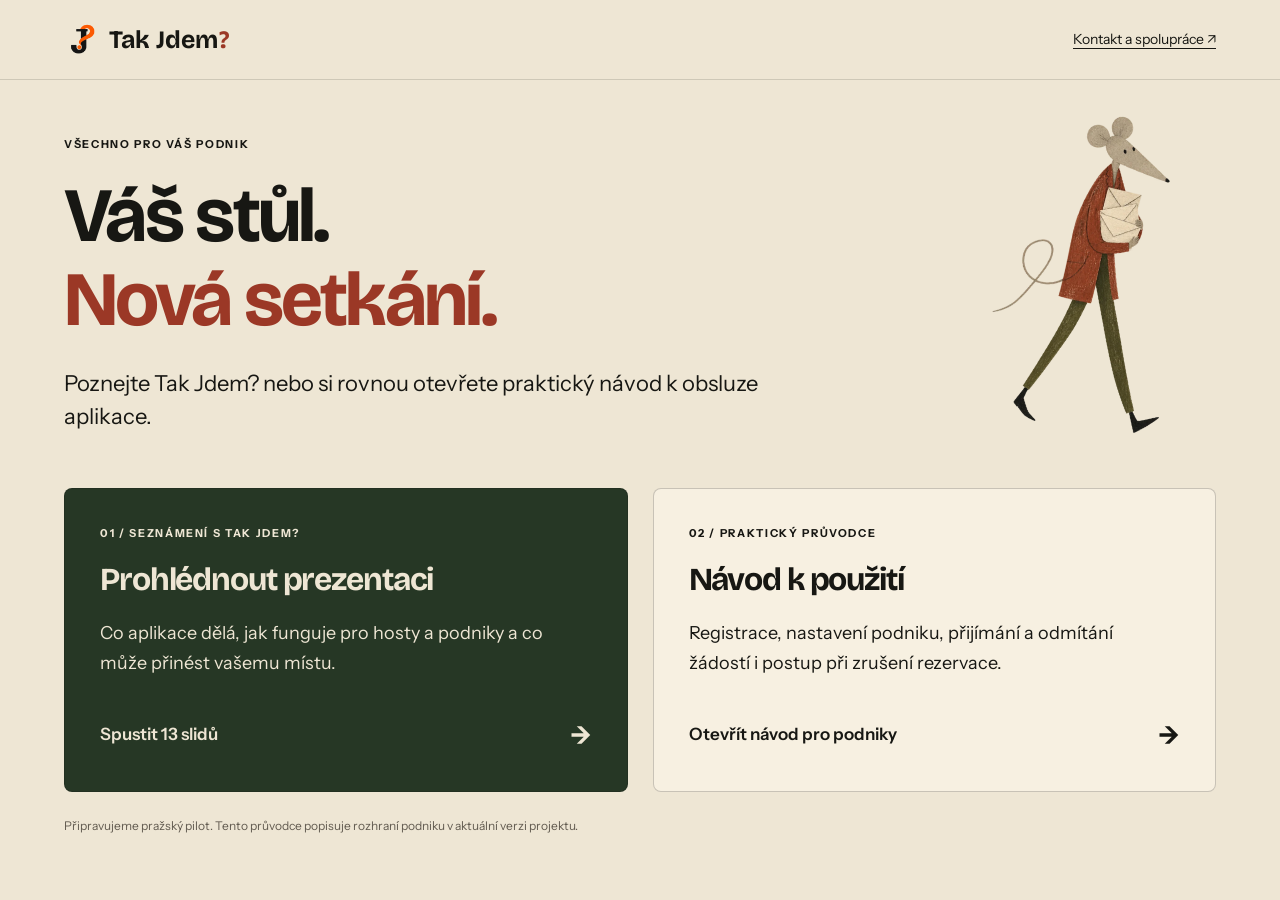
<file: index.html>
<!doctype html><html lang="cs"><head><meta charset="utf-8"><meta name="viewport" content="width=device-width,initial-scale=1"><meta name="theme-color" content="#263725"><title>Tak Jdem? — Pro podniky</title><link rel="icon" href="assets/images/favicon-v3.png"><link rel="stylesheet" href="portal.css"></head><body>
<header class="portal-header"><a class="brand" href="index.html"><img src="assets/images/logo-mark-v3.png" alt="">Tak Jdem<span>?</span></a><a href="https://takjdem.com/podniky/">Kontakt a spolupráce ↗</a></header>
<main class="welcome"><div class="welcome-copy"><p class="eyebrow">VŠECHNO PRO VÁŠ PODNIK</p><h1>Váš stůl.<br><em>Nová setkání.</em></h1><p class="intro">Poznejte Tak Jdem? nebo si rovnou otevřete praktický návod k obsluze aplikace.</p></div><img class="welcome-mascot" src="assets/images/v2-jdemik-invitations.webp" alt="Jdemík přináší pozvánky">
<div class="choices"><a class="choice primary" href="prezentace.html"><span class="eyebrow">01 / SEZNÁMENÍ S TAK JDEM?</span><h2>Prohlédnout prezentaci</h2><p>Co aplikace dělá, jak funguje pro hosty a podniky a co může přinést vašemu místu.</p><span class="choice-action">Spustit 13 slidů <b>→</b></span></a><a class="choice" href="navod.html"><span class="eyebrow">02 / PRAKTICKÝ PRŮVODCE</span><h2>Návod k použití</h2><p>Registrace, nastavení podniku, přijímání a odmítání žádostí i postup při zrušení rezervace.</p><span class="choice-action">Otevřít návod pro podniky <b>→</b></span></a></div><p class="small">Připravujeme pražský pilot. Tento průvodce popisuje rozhraní podniku v aktuální verzi projektu.</p></main></body></html>
</file>
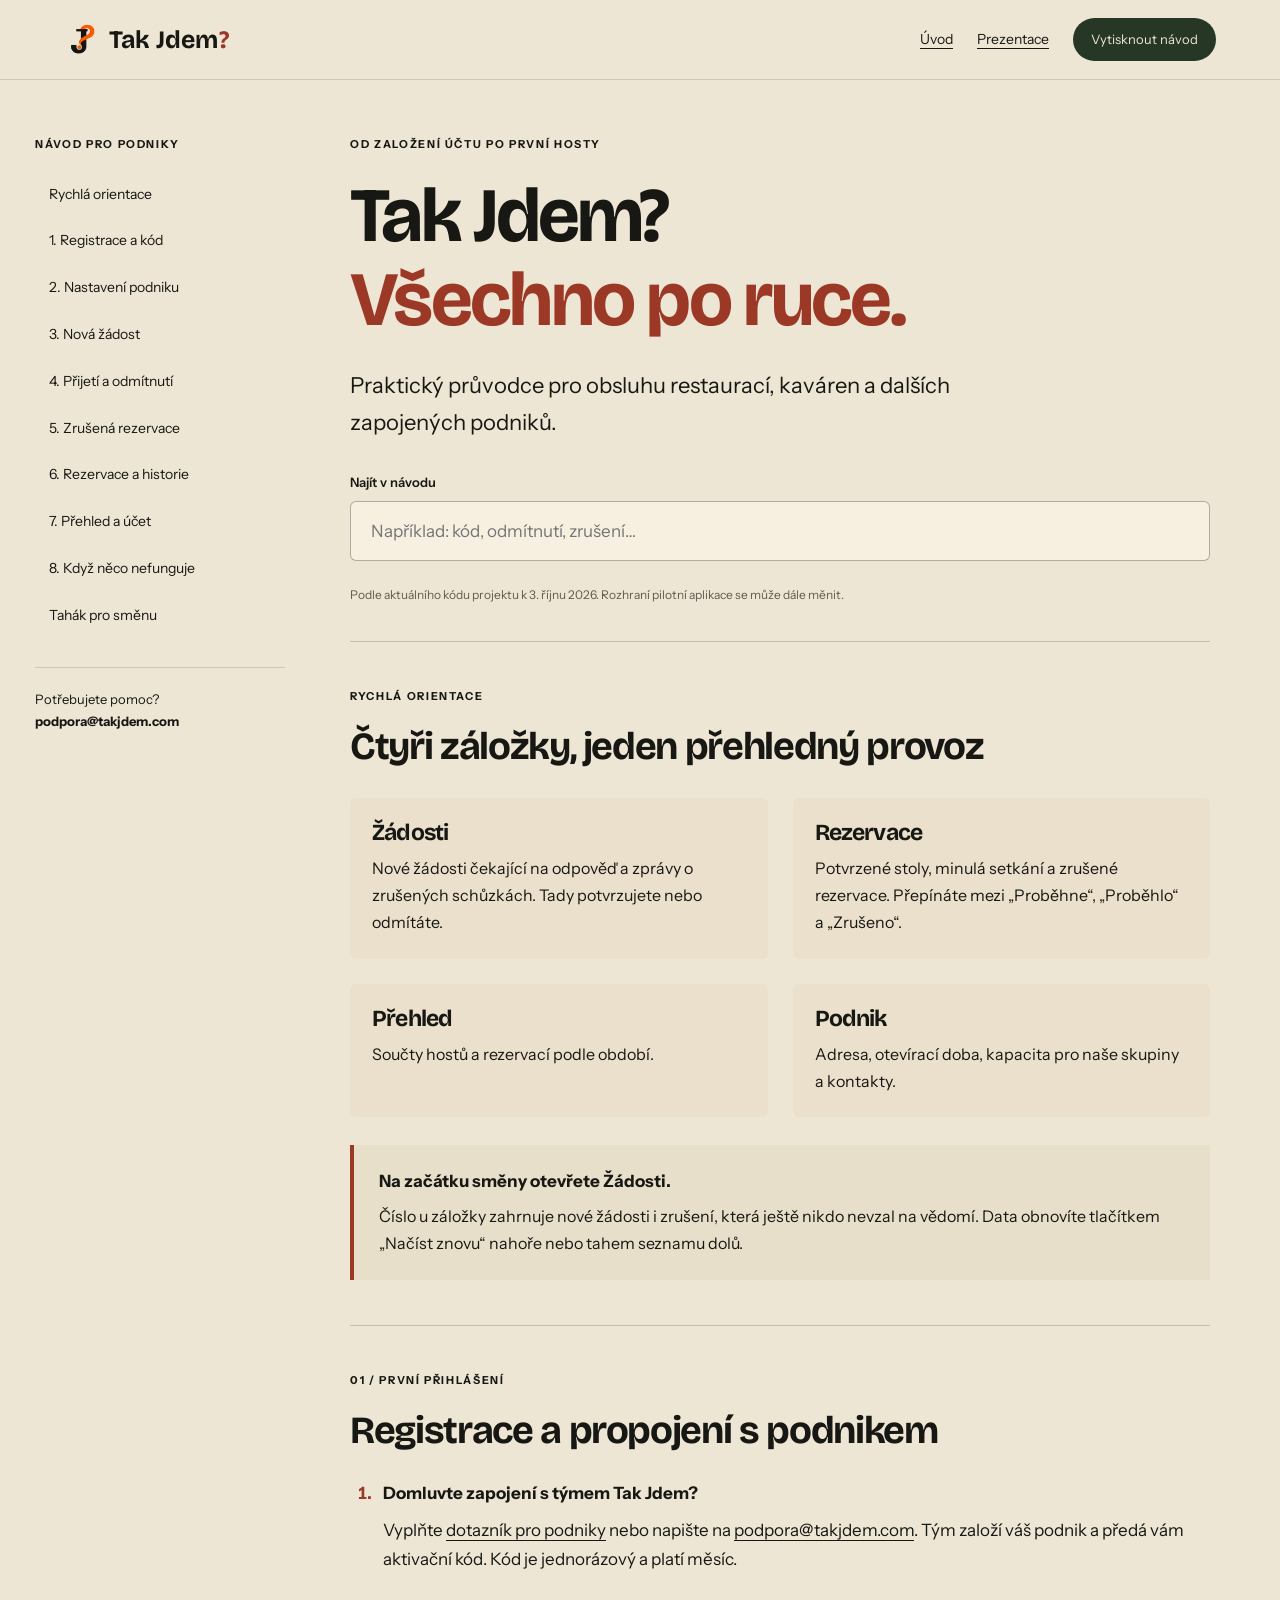
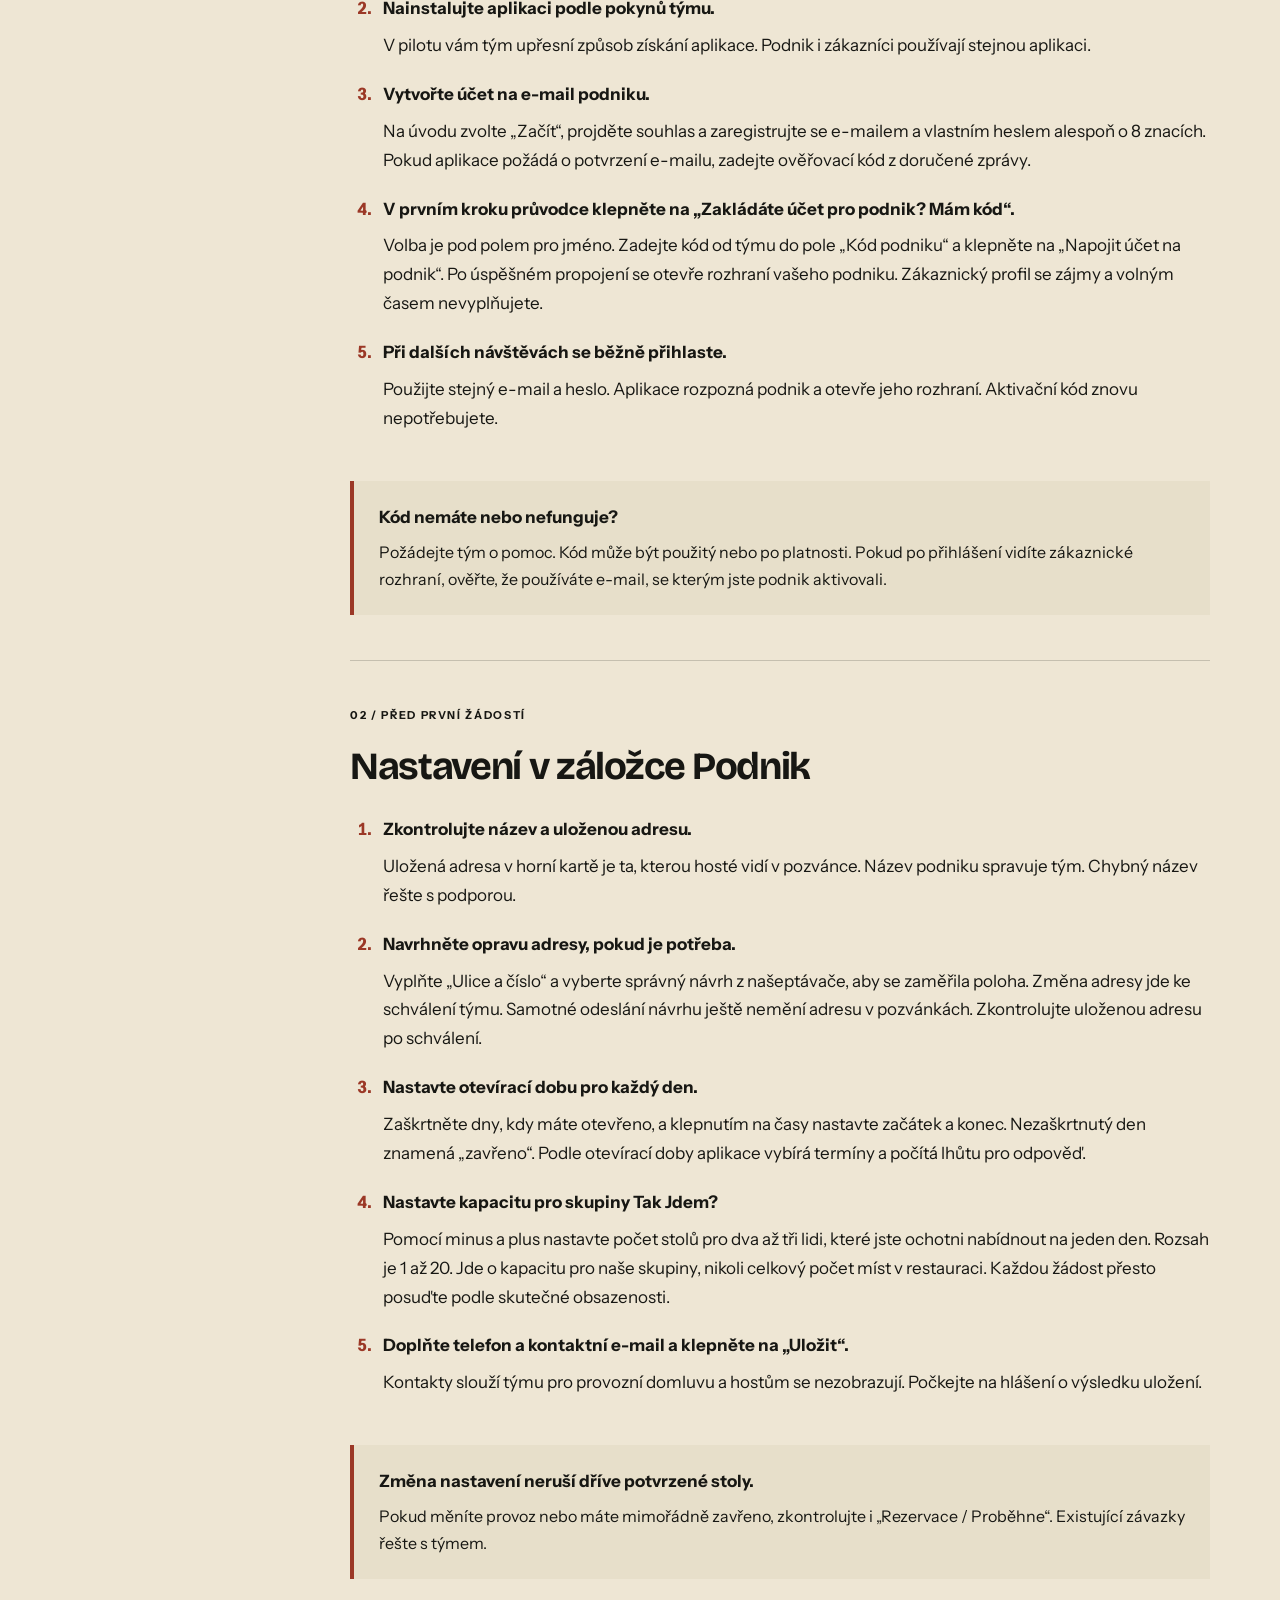
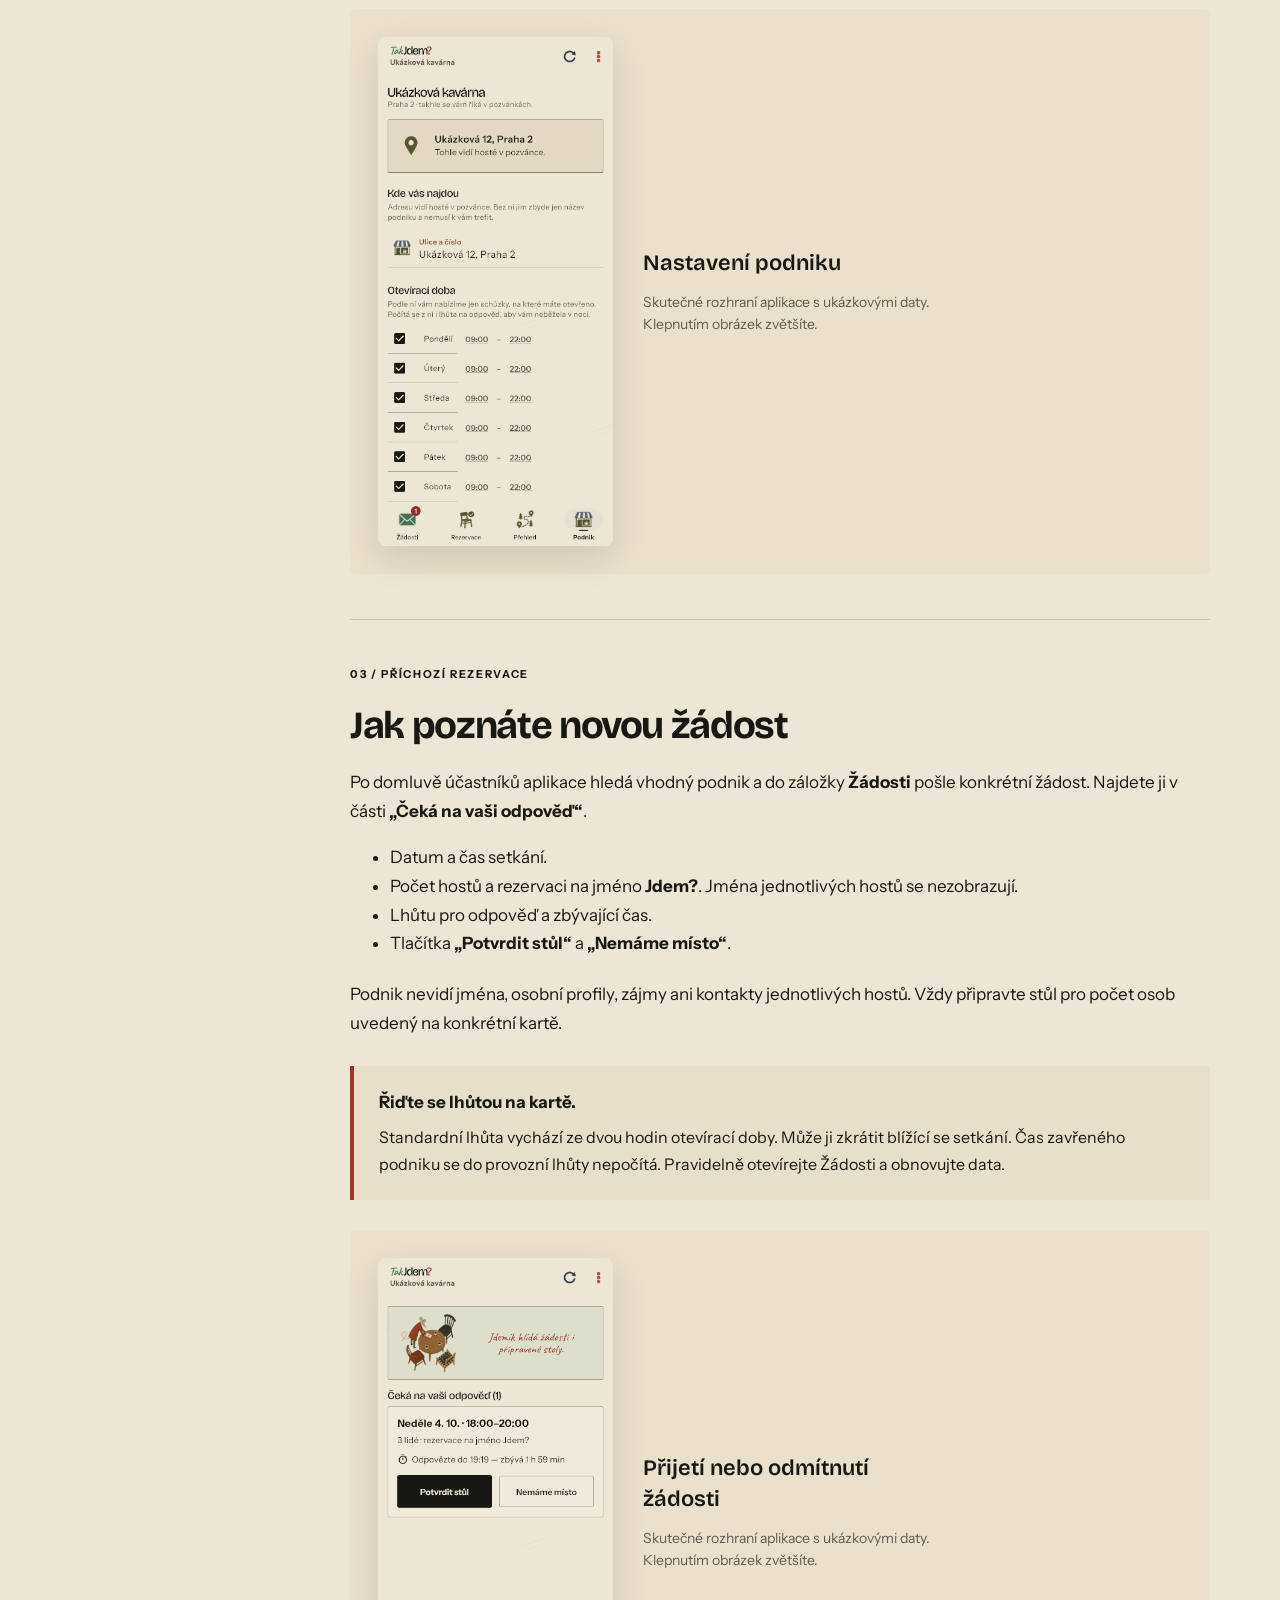
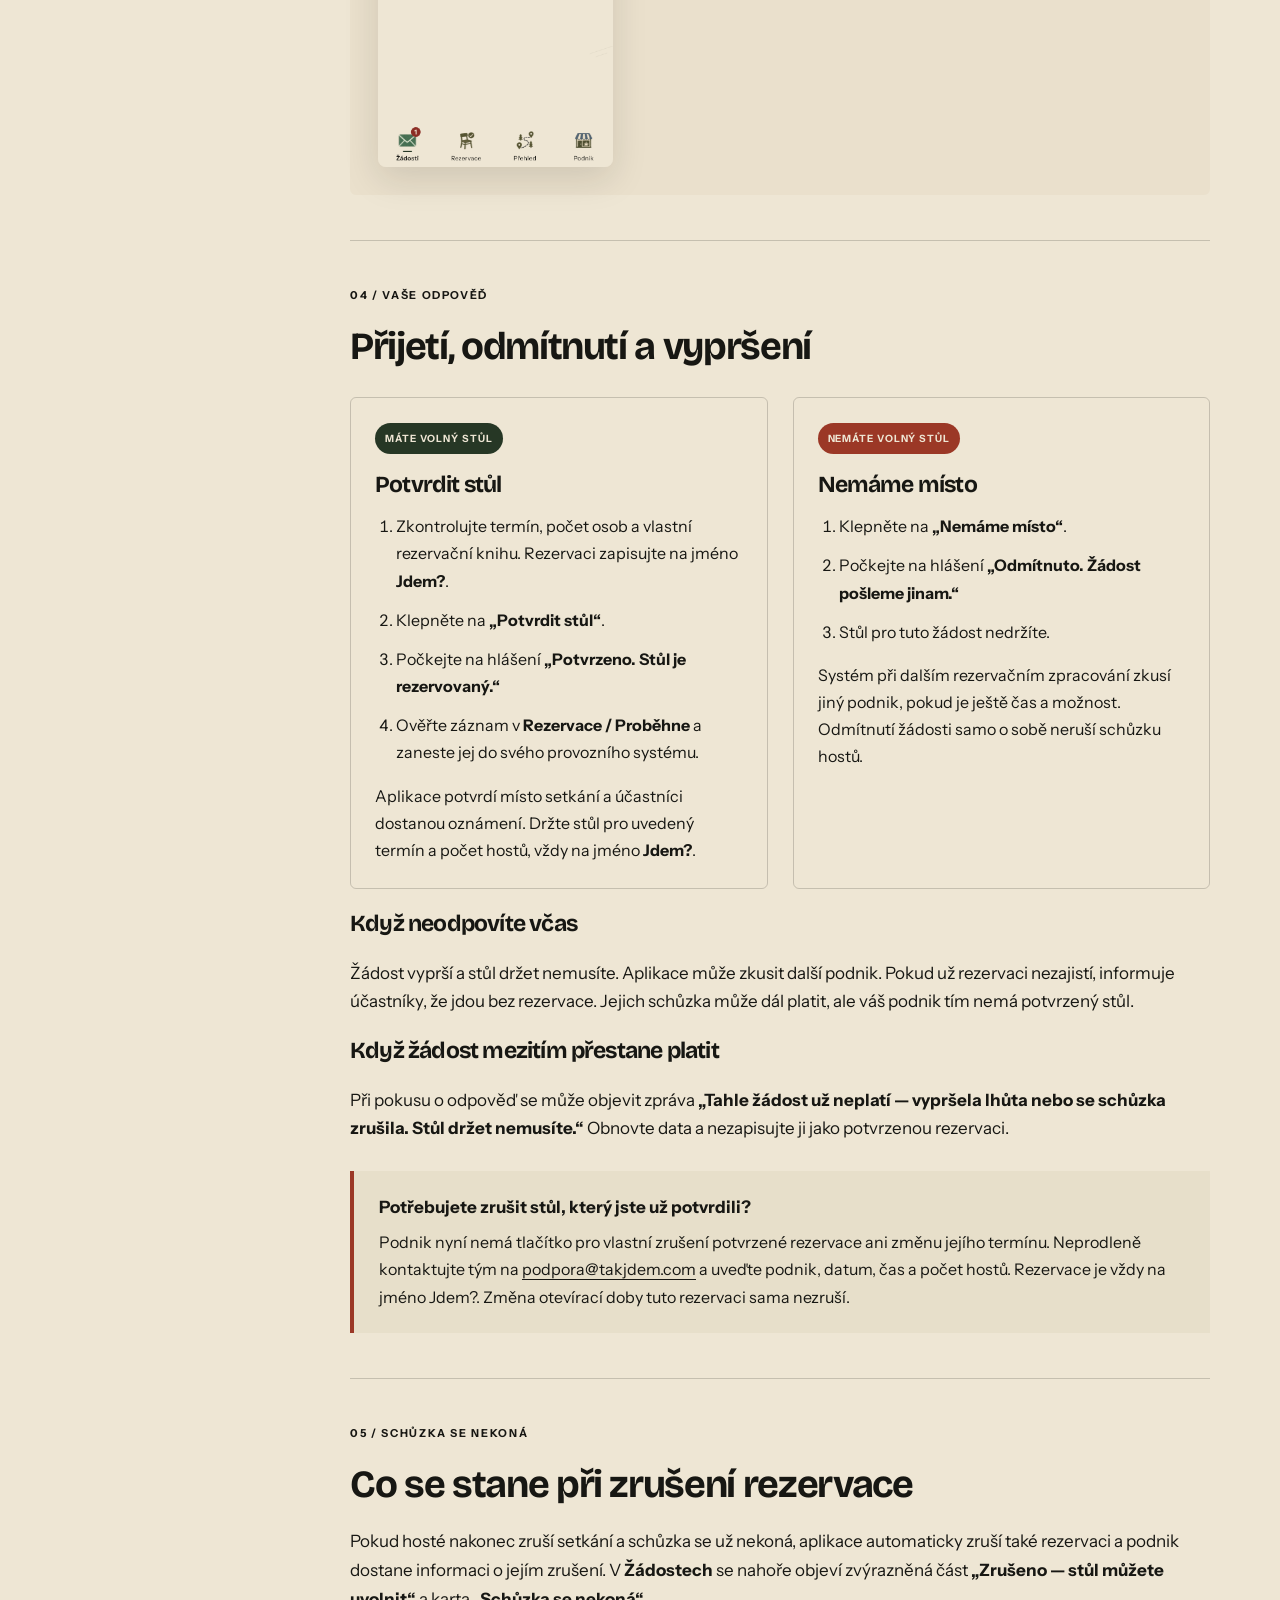
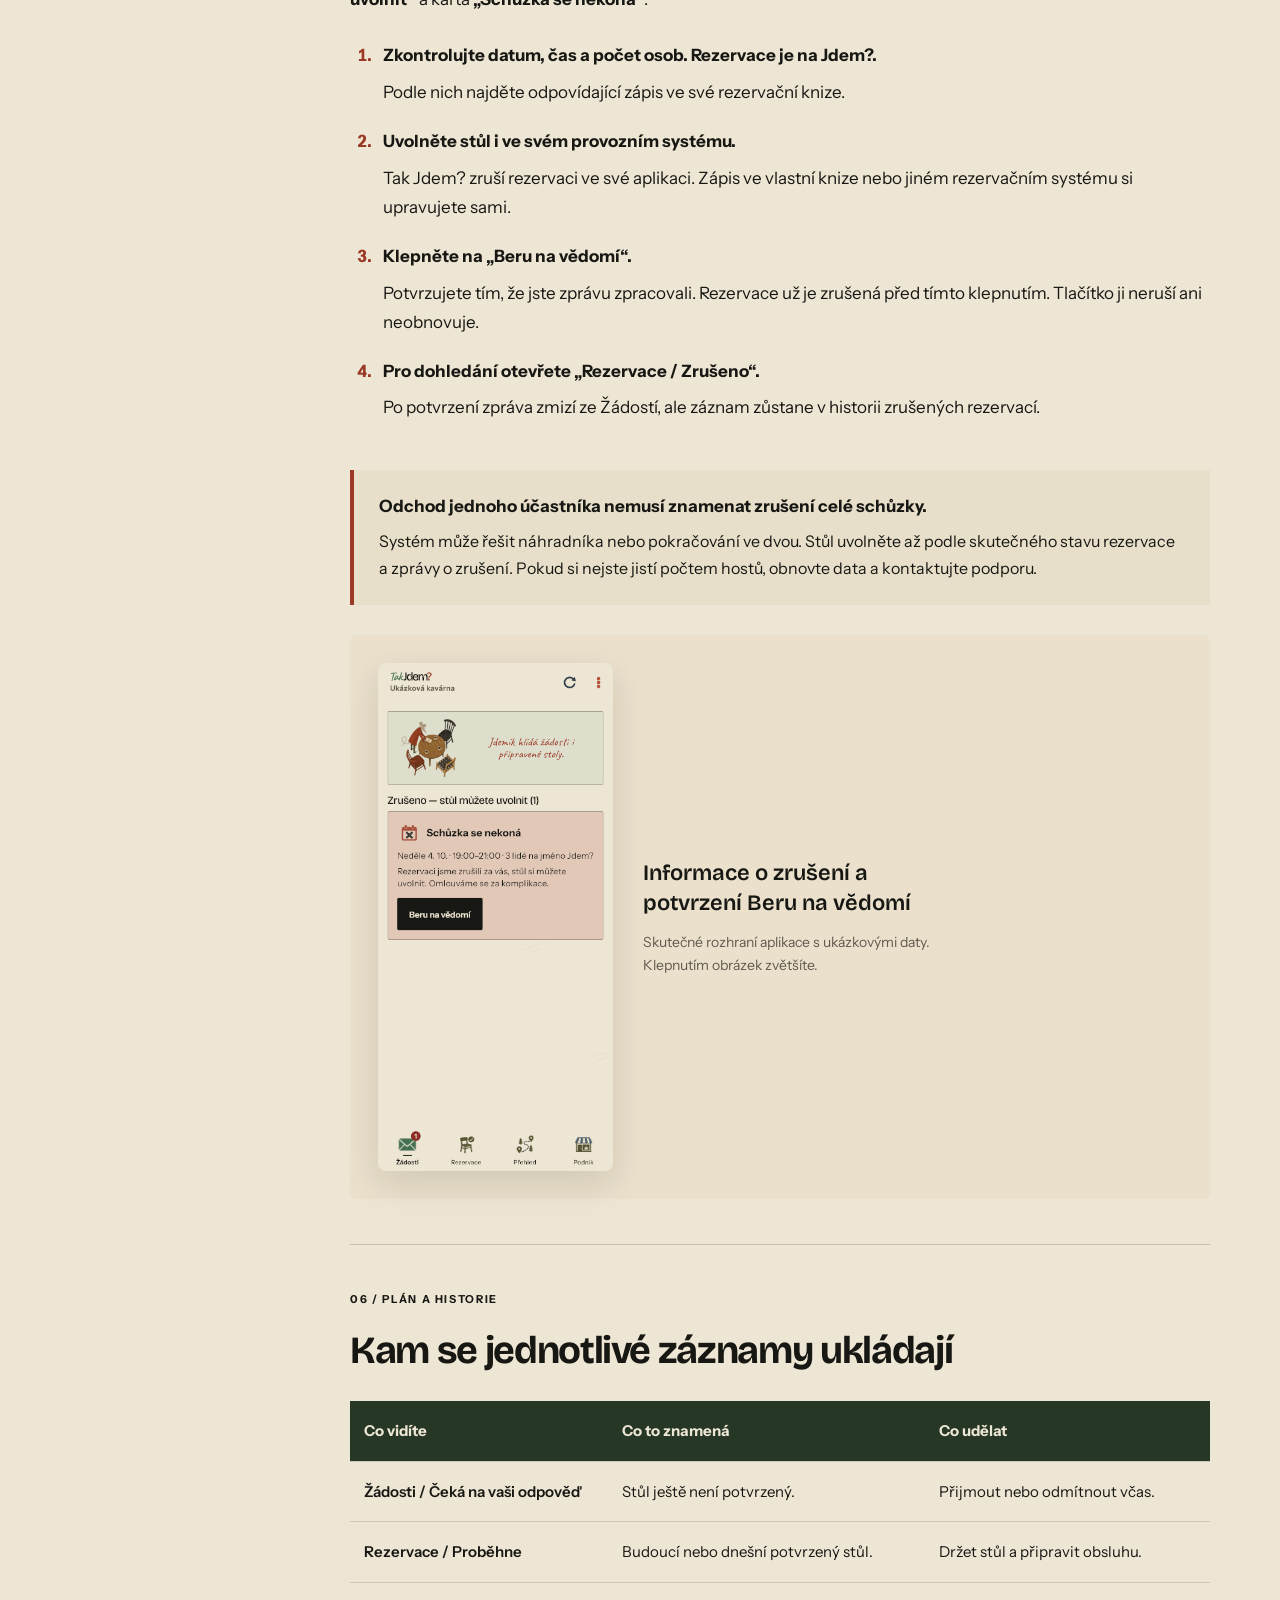
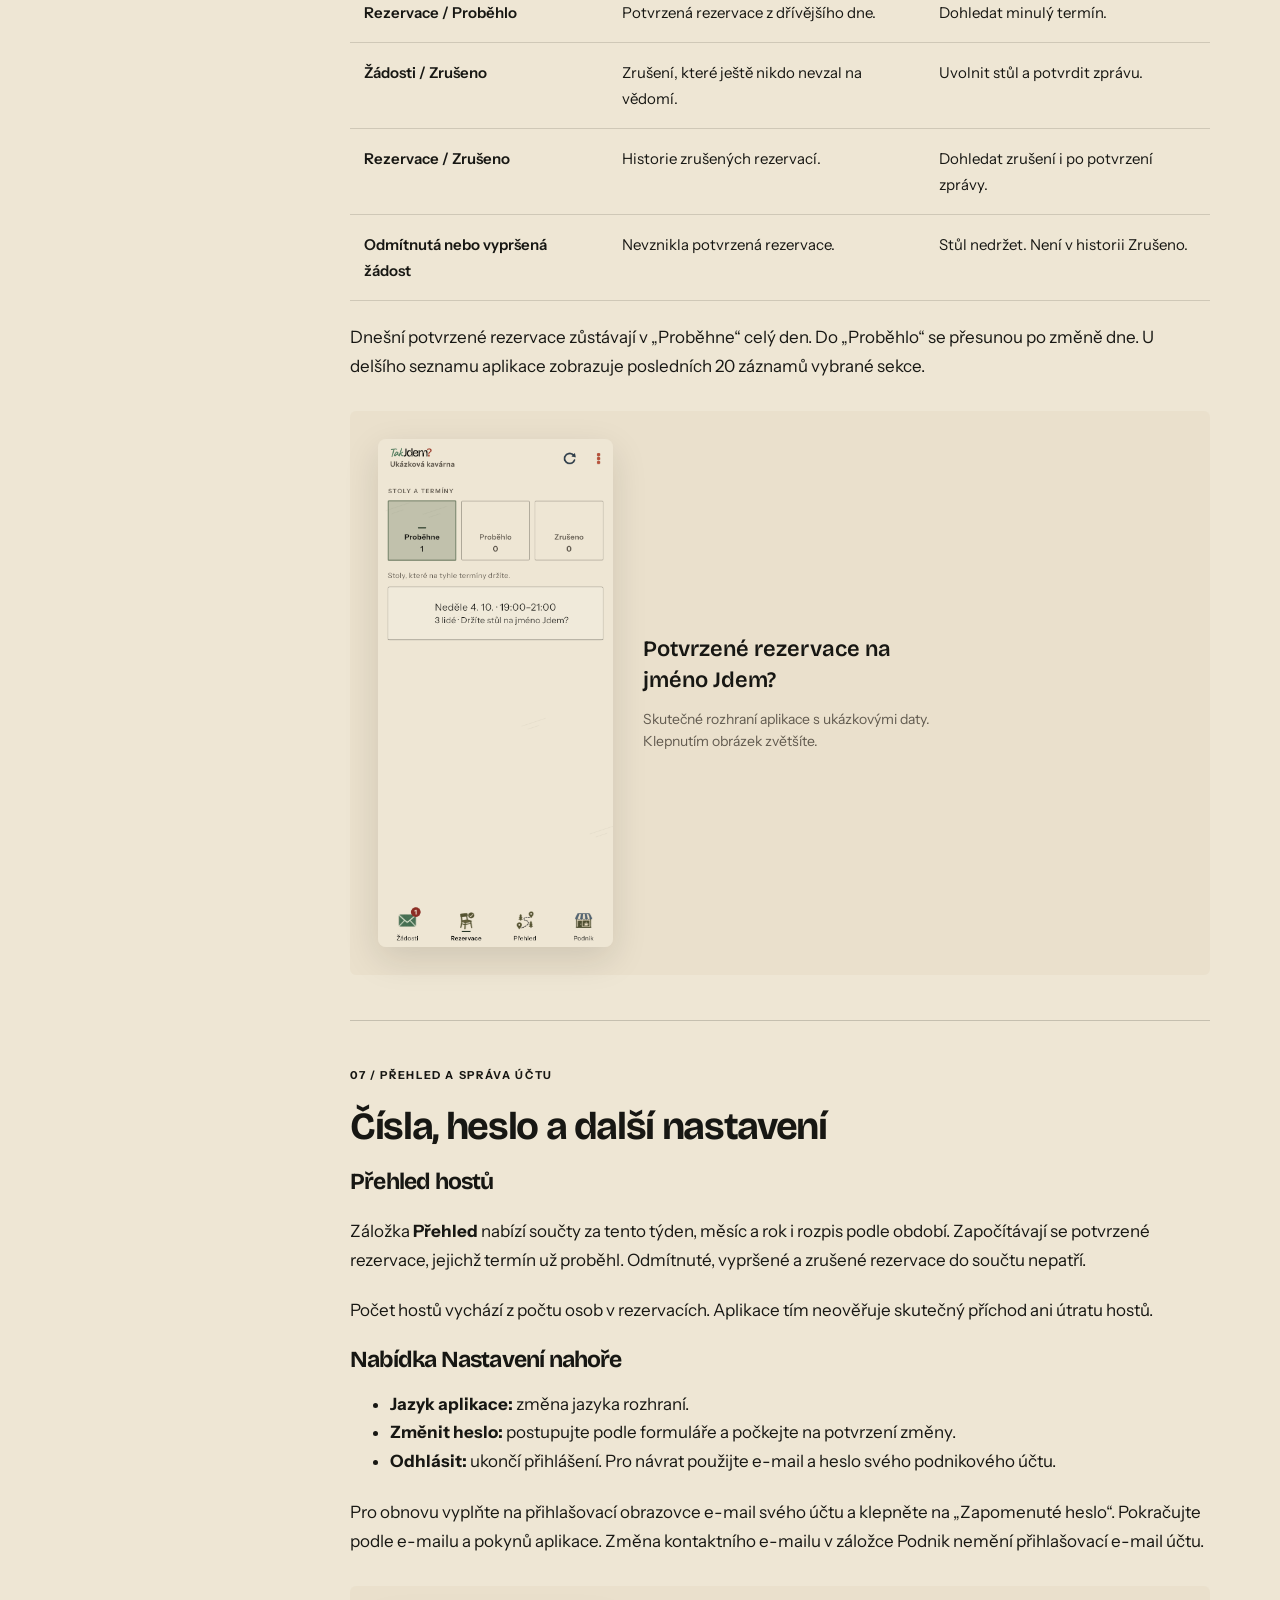
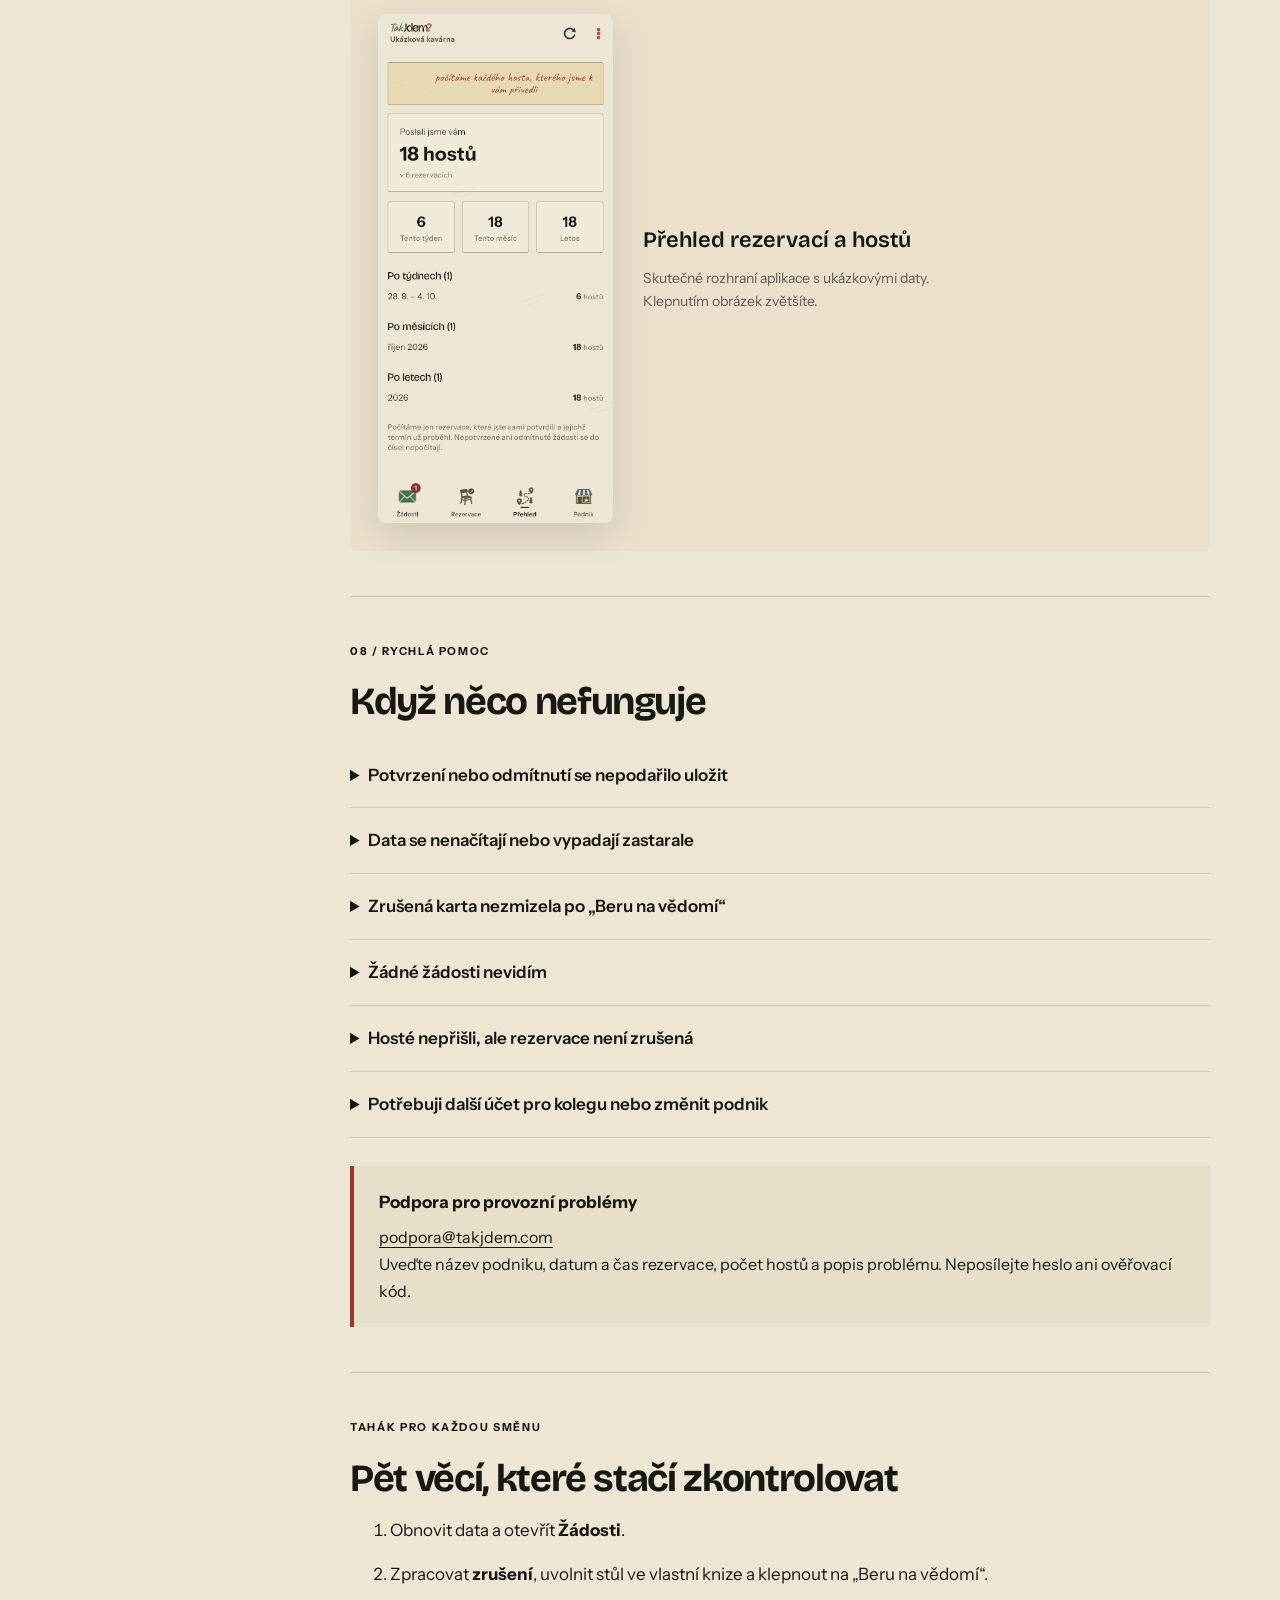
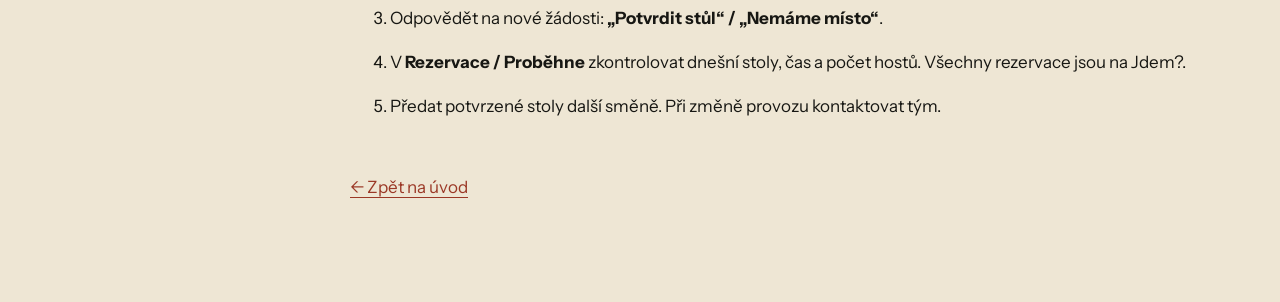
<file: navod.html>
<!doctype html><html lang="cs"><head><meta charset="utf-8"><meta name="viewport" content="width=device-width,initial-scale=1"><meta name="theme-color" content="#263725"><meta name="description" content="Praktický návod Tak Jdem? pro restaurace a další podniky. Registrace, rezervace, zrušení a nastavení."><title>Návod pro podniky — Tak Jdem?</title><link rel="icon" href="assets/images/favicon-v3.png"><link rel="stylesheet" href="portal.css"><script src="navod.js" defer></script></head><body>
<header class="portal-header"><a class="brand" href="index.html"><img src="assets/images/logo-mark-v3.png" alt="">Tak Jdem<span>?</span></a><div class="header-links"><a href="index.html">Úvod</a><a href="prezentace.html">Prezentace</a><button id="print-guide">Vytisknout návod</button></div></header>
<div class="guide-layout"><aside><p class="eyebrow">NÁVOD PRO PODNIKY</p><nav aria-label="Obsah návodu"><a href="#rychle">Rychlá orientace</a><a href="#registrace">1. Registrace a kód</a><a href="#nastaveni">2. Nastavení podniku</a><a href="#zadosti">3. Nová žádost</a><a href="#prijeti">4. Přijetí a odmítnutí</a><a href="#zruseni">5. Zrušená rezervace</a><a href="#rezervace">6. Rezervace a historie</a><a href="#prehled">7. Přehled a účet</a><a href="#potize">8. Když něco nefunguje</a><a href="#smena">Tahák pro směnu</a></nav><a class="support" href="mailto:podpora@takjdem.com">Potřebujete pomoc?<br><strong>podpora@takjdem.com</strong></a></aside>
<main class="guide"><div class="guide-hero"><p class="eyebrow">OD ZALOŽENÍ ÚČTU PO PRVNÍ HOSTY</p><h1>Tak Jdem?<br><em>Všechno po ruce.</em></h1><p class="intro">Praktický průvodce pro obsluhu restaurací, kaváren a dalších zapojených podniků.</p><label class="search-label" for="guide-search">Najít v návodu</label><input id="guide-search" type="search" placeholder="Například: kód, odmítnutí, zrušení…"><p id="search-status" class="small" aria-live="polite"></p><p class="small">Podle aktuálního kódu projektu k 3. říjnu 2026. Rozhraní pilotní aplikace se může dále měnit.</p></div>
<section id="rychle"><p class="eyebrow">RYCHLÁ ORIENTACE</p><h2>Čtyři záložky, jeden přehledný provoz</h2><div class="mini-grid"><article><h3>Žádosti</h3><p>Nové žádosti čekající na odpověď a zprávy o zrušených schůzkách. Tady potvrzujete nebo odmítáte.</p></article><article><h3>Rezervace</h3><p>Potvrzené stoly, minulá setkání a zrušené rezervace. Přepínáte mezi „Proběhne“, „Proběhlo“ a „Zrušeno“.</p></article><article><h3>Přehled</h3><p>Součty hostů a rezervací podle období.</p></article><article><h3>Podnik</h3><p>Adresa, otevírací doba, kapacita pro naše skupiny a kontakty.</p></article></div><div class="callout"><strong>Na začátku směny otevřete Žádosti.</strong><p>Číslo u záložky zahrnuje nové žádosti i zrušení, která ještě nikdo nevzal na vědomí. Data obnovíte tlačítkem „Načíst znovu“ nahoře nebo tahem seznamu dolů.</p></div></section>
<section id="registrace"><p class="eyebrow">01 / PRVNÍ PŘIHLÁŠENÍ</p><h2>Registrace a propojení s podnikem</h2><ol class="instructions"><li><strong>Domluvte zapojení s týmem Tak Jdem?</strong><p>Vyplňte <a href="https://takjdem.com/podniky/" target="_blank" rel="noopener">dotazník pro podniky</a> nebo napište na <a href="mailto:podpora@takjdem.com">podpora@takjdem.com</a>. Tým založí váš podnik a předá vám aktivační kód. Kód je jednorázový a platí měsíc.</p></li><li><strong>Nainstalujte aplikaci podle pokynů týmu.</strong><p>V pilotu vám tým upřesní způsob získání aplikace. Podnik i zákazníci používají stejnou aplikaci.</p></li><li><strong>Vytvořte účet na e-mail podniku.</strong><p>Na úvodu zvolte „Začít“, projděte souhlas a zaregistrujte se e-mailem a vlastním heslem alespoň o 8 znacích. Pokud aplikace požádá o potvrzení e-mailu, zadejte ověřovací kód z doručené zprávy.</p></li><li><strong>V prvním kroku průvodce klepněte na „Zakládáte účet pro podnik? Mám kód“.</strong><p>Volba je pod polem pro jméno. Zadejte kód od týmu do pole „Kód podniku“ a klepněte na „Napojit účet na podnik“. Po úspěšném propojení se otevře rozhraní vašeho podniku. Zákaznický profil se zájmy a volným časem nevyplňujete.</p></li><li><strong>Při dalších návštěvách se běžně přihlaste.</strong><p>Použijte stejný e-mail a heslo. Aplikace rozpozná podnik a otevře jeho rozhraní. Aktivační kód znovu nepotřebujete.</p></li></ol><div class="callout"><strong>Kód nemáte nebo nefunguje?</strong><p>Požádejte tým o pomoc. Kód může být použitý nebo po platnosti. Pokud po přihlášení vidíte zákaznické rozhraní, ověřte, že používáte e-mail, se kterým jste podnik aktivovali.</p></div></section>
<section id="nastaveni"><p class="eyebrow">02 / PŘED PRVNÍ ŽÁDOSTÍ</p><h2>Nastavení v záložce Podnik</h2><ol class="instructions"><li><strong>Zkontrolujte název a uloženou adresu.</strong><p>Uložená adresa v horní kartě je ta, kterou hosté vidí v pozvánce. Název podniku spravuje tým. Chybný název řešte s podporou.</p></li><li><strong>Navrhněte opravu adresy, pokud je potřeba.</strong><p>Vyplňte „Ulice a číslo“ a vyberte správný návrh z našeptávače, aby se zaměřila poloha. Změna adresy jde ke schválení týmu. Samotné odeslání návrhu ještě nemění adresu v pozvánkách. Zkontrolujte uloženou adresu po schválení.</p></li><li><strong>Nastavte otevírací dobu pro každý den.</strong><p>Zaškrtněte dny, kdy máte otevřeno, a klepnutím na časy nastavte začátek a konec. Nezaškrtnutý den znamená „zavřeno“. Podle otevírací doby aplikace vybírá termíny a počítá lhůtu pro odpověď.</p></li><li><strong>Nastavte kapacitu pro skupiny Tak Jdem?</strong><p>Pomocí minus a plus nastavte počet stolů pro dva až tři lidi, které jste ochotni nabídnout na jeden den. Rozsah je 1 až 20. Jde o kapacitu pro naše skupiny, nikoli celkový počet míst v restauraci. Každou žádost přesto posuďte podle skutečné obsazenosti.</p></li><li><strong>Doplňte telefon a kontaktní e-mail a klepněte na „Uložit“.</strong><p>Kontakty slouží týmu pro provozní domluvu a hostům se nezobrazují. Počkejte na hlášení o výsledku uložení.</p></li></ol><div class="callout"><strong>Změna nastavení neruší dříve potvrzené stoly.</strong><p>Pokud měníte provoz nebo máte mimořádně zavřeno, zkontrolujte i „Rezervace / Proběhne“. Existující závazky řešte s týmem.</p></div><figure class="app-shot"><a href="assets/podnik-podnik.png" target="_blank" rel="noopener"><img src="assets/podnik-podnik.png" alt="Nastavení podniku v podnikové části aplikace Tak Jdem?" width="390" height="844" loading="lazy"></a><figcaption>Nastavení podniku<br><small>Skutečné rozhraní aplikace s ukázkovými daty. Klepnutím obrázek zvětšíte.</small></figcaption></figure></section>
<section id="zadosti"><p class="eyebrow">03 / PŘÍCHOZÍ REZERVACE</p><h2>Jak poznáte novou žádost</h2><p>Po domluvě účastníků aplikace hledá vhodný podnik a do záložky <strong>Žádosti</strong> pošle konkrétní žádost. Najdete ji v části <strong>„Čeká na vaši odpověď“</strong>.</p><ul><li>Datum a čas setkání.</li><li>Počet hostů a rezervaci na jméno <strong>Jdem?</strong>. Jména jednotlivých hostů se nezobrazují.</li><li>Lhůtu pro odpověď a zbývající čas.</li><li>Tlačítka <strong>„Potvrdit stůl“</strong> a <strong>„Nemáme místo“</strong>.</li></ul><p>Podnik nevidí jména, osobní profily, zájmy ani kontakty jednotlivých hostů. Vždy připravte stůl pro počet osob uvedený na konkrétní kartě.</p><div class="callout"><strong>Řiďte se lhůtou na kartě.</strong><p>Standardní lhůta vychází ze dvou hodin otevírací doby. Může ji zkrátit blížící se setkání. Čas zavřeného podniku se do provozní lhůty nepočítá. Pravidelně otevírejte Žádosti a obnovujte data.</p></div><figure class="app-shot"><a href="assets/podnik-zadosti.png" target="_blank" rel="noopener"><img src="assets/podnik-zadosti.png" alt="Přijetí nebo odmítnutí žádosti v podnikové části aplikace Tak Jdem?" width="390" height="844" loading="lazy"></a><figcaption>Přijetí nebo odmítnutí žádosti<br><small>Skutečné rozhraní aplikace s ukázkovými daty. Klepnutím obrázek zvětšíte.</small></figcaption></figure></section>
<section id="prijeti"><p class="eyebrow">04 / VAŠE ODPOVĚĎ</p><h2>Přijetí, odmítnutí a vypršení</h2><div class="decision"><article><span class="status green-status">MÁTE VOLNÝ STŮL</span><h3>Potvrdit stůl</h3><ol><li>Zkontrolujte termín, počet osob a vlastní rezervační knihu. Rezervaci zapisujte na jméno <strong>Jdem?</strong>.</li><li>Klepněte na <strong>„Potvrdit stůl“</strong>.</li><li>Počkejte na hlášení <strong>„Potvrzeno. Stůl je rezervovaný.“</strong></li><li>Ověřte záznam v <strong>Rezervace / Proběhne</strong> a zaneste jej do svého provozního systému.</li></ol><p>Aplikace potvrdí místo setkání a účastníci dostanou oznámení. Držte stůl pro uvedený termín a počet hostů, vždy na jméno <strong>Jdem?</strong>.</p></article><article><span class="status rust-status">NEMÁTE VOLNÝ STŮL</span><h3>Nemáme místo</h3><ol><li>Klepněte na <strong>„Nemáme místo“</strong>.</li><li>Počkejte na hlášení <strong>„Odmítnuto. Žádost pošleme jinam.“</strong></li><li>Stůl pro tuto žádost nedržíte.</li></ol><p>Systém při dalším rezervačním zpracování zkusí jiný podnik, pokud je ještě čas a možnost. Odmítnutí žádosti samo o sobě neruší schůzku hostů.</p></article></div><h3>Když neodpovíte včas</h3><p>Žádost vyprší a stůl držet nemusíte. Aplikace může zkusit další podnik. Pokud už rezervaci nezajistí, informuje účastníky, že jdou bez rezervace. Jejich schůzka může dál platit, ale váš podnik tím nemá potvrzený stůl.</p><h3>Když žádost mezitím přestane platit</h3><p>Při pokusu o odpověď se může objevit zpráva <strong>„Tahle žádost už neplatí — vypršela lhůta nebo se schůzka zrušila. Stůl držet nemusíte.“</strong> Obnovte data a nezapisujte ji jako potvrzenou rezervaci.</p><div class="callout"><strong>Potřebujete zrušit stůl, který jste už potvrdili?</strong><p>Podnik nyní nemá tlačítko pro vlastní zrušení potvrzené rezervace ani změnu jejího termínu. Neprodleně kontaktujte tým na <a href="mailto:podpora@takjdem.com">podpora@takjdem.com</a> a uveďte podnik, datum, čas a počet hostů. Rezervace je vždy na jméno Jdem?. Změna otevírací doby tuto rezervaci sama nezruší.</p></div></section>
<section id="zruseni"><p class="eyebrow">05 / SCHŮZKA SE NEKONÁ</p><h2>Co se stane při zrušení rezervace</h2><p>Pokud hosté nakonec zruší setkání a schůzka se už nekoná, aplikace automaticky zruší také rezervaci a podnik dostane informaci o jejím zrušení. V <strong>Žádostech</strong> se nahoře objeví zvýrazněná část <strong>„Zrušeno — stůl můžete uvolnit“</strong> a karta <strong>„Schůzka se nekoná“</strong>.</p><ol class="instructions"><li><strong>Zkontrolujte datum, čas a počet osob. Rezervace je na Jdem?.</strong><p>Podle nich najděte odpovídající zápis ve své rezervační knize.</p></li><li><strong>Uvolněte stůl i ve svém provozním systému.</strong><p>Tak Jdem? zruší rezervaci ve své aplikaci. Zápis ve vlastní knize nebo jiném rezervačním systému si upravujete sami.</p></li><li><strong>Klepněte na „Beru na vědomí“.</strong><p>Potvrzujete tím, že jste zprávu zpracovali. Rezervace už je zrušená před tímto klepnutím. Tlačítko ji neruší ani neobnovuje.</p></li><li><strong>Pro dohledání otevřete „Rezervace / Zrušeno“.</strong><p>Po potvrzení zpráva zmizí ze Žádostí, ale záznam zůstane v historii zrušených rezervací.</p></li></ol><div class="callout"><strong>Odchod jednoho účastníka nemusí znamenat zrušení celé schůzky.</strong><p>Systém může řešit náhradníka nebo pokračování ve dvou. Stůl uvolněte až podle skutečného stavu rezervace a zprávy o zrušení. Pokud si nejste jistí počtem hostů, obnovte data a kontaktujte podporu.</p></div><figure class="app-shot"><a href="assets/podnik-zruseni.png" target="_blank" rel="noopener"><img src="assets/podnik-zruseni.png" alt="Informace o zrušení a potvrzení Beru na vědomí v podnikové části aplikace Tak Jdem?" width="390" height="844" loading="lazy"></a><figcaption>Informace o zrušení a potvrzení Beru na vědomí<br><small>Skutečné rozhraní aplikace s ukázkovými daty. Klepnutím obrázek zvětšíte.</small></figcaption></figure></section>
<section id="rezervace"><p class="eyebrow">06 / PLÁN A HISTORIE</p><h2>Kam se jednotlivé záznamy ukládají</h2><div class="table-wrap"><table><thead><tr><th>Co vidíte</th><th>Co to znamená</th><th>Co udělat</th></tr></thead><tbody><tr><td>Žádosti / Čeká na vaši odpověď</td><td>Stůl ještě není potvrzený.</td><td>Přijmout nebo odmítnout včas.</td></tr><tr><td>Rezervace / Proběhne</td><td>Budoucí nebo dnešní potvrzený stůl.</td><td>Držet stůl a připravit obsluhu.</td></tr><tr><td>Rezervace / Proběhlo</td><td>Potvrzená rezervace z dřívějšího dne.</td><td>Dohledat minulý termín.</td></tr><tr><td>Žádosti / Zrušeno</td><td>Zrušení, které ještě nikdo nevzal na vědomí.</td><td>Uvolnit stůl a potvrdit zprávu.</td></tr><tr><td>Rezervace / Zrušeno</td><td>Historie zrušených rezervací.</td><td>Dohledat zrušení i po potvrzení zprávy.</td></tr><tr><td>Odmítnutá nebo vypršená žádost</td><td>Nevznikla potvrzená rezervace.</td><td>Stůl nedržet. Není v historii Zrušeno.</td></tr></tbody></table></div><p>Dnešní potvrzené rezervace zůstávají v „Proběhne“ celý den. Do „Proběhlo“ se přesunou po změně dne. U delšího seznamu aplikace zobrazuje posledních 20 záznamů vybrané sekce.</p><figure class="app-shot"><a href="assets/podnik-rezervace.png" target="_blank" rel="noopener"><img src="assets/podnik-rezervace.png" alt="Potvrzené rezervace na jméno Jdem? v podnikové části aplikace Tak Jdem?" width="390" height="844" loading="lazy"></a><figcaption>Potvrzené rezervace na jméno Jdem?<br><small>Skutečné rozhraní aplikace s ukázkovými daty. Klepnutím obrázek zvětšíte.</small></figcaption></figure></section>
<section id="prehled"><p class="eyebrow">07 / PŘEHLED A SPRÁVA ÚČTU</p><h2>Čísla, heslo a další nastavení</h2><h3>Přehled hostů</h3><p>Záložka <strong>Přehled</strong> nabízí součty za tento týden, měsíc a rok i rozpis podle období. Započítávají se potvrzené rezervace, jejichž termín už proběhl. Odmítnuté, vypršené a zrušené rezervace do součtu nepatří.</p><p>Počet hostů vychází z počtu osob v rezervacích. Aplikace tím neověřuje skutečný příchod ani útratu hostů.</p><h3>Nabídka Nastavení nahoře</h3><ul><li><strong>Jazyk aplikace:</strong> změna jazyka rozhraní.</li><li><strong>Změnit heslo:</strong> postupujte podle formuláře a počkejte na potvrzení změny.</li><li><strong>Odhlásit:</strong> ukončí přihlášení. Pro návrat použijte e-mail a heslo svého podnikového účtu.</li></ul><p>Pro obnovu vyplňte na přihlašovací obrazovce e-mail svého účtu a klepněte na „Zapomenuté heslo“. Pokračujte podle e-mailu a pokynů aplikace. Změna kontaktního e-mailu v záložce Podnik nemění přihlašovací e-mail účtu.</p><figure class="app-shot"><a href="assets/podnik-prehled.png" target="_blank" rel="noopener"><img src="assets/podnik-prehled.png" alt="Přehled rezervací a hostů v podnikové části aplikace Tak Jdem?" width="390" height="844" loading="lazy"></a><figcaption>Přehled rezervací a hostů<br><small>Skutečné rozhraní aplikace s ukázkovými daty. Klepnutím obrázek zvětšíte.</small></figcaption></figure></section>
<section id="potize"><p class="eyebrow">08 / RYCHLÁ POMOC</p><h2>Když něco nefunguje</h2><details><summary>Potvrzení nebo odmítnutí se nepodařilo uložit</summary><p>Zkontrolujte připojení a obnovte data. Podívejte se, zda už je záznam v Rezervacích nebo stále čeká v Žádostech. Pokud stále čeká, zkuste odpověď znovu. Stůl považujte za potvrzený až po úspěšném uložení nebo ověření potvrzeného záznamu.</p></details><details><summary>Data se nenačítají nebo vypadají zastarale</summary><p>Klepněte na „Načíst znovu“ nahoře nebo stáhněte seznam dolů. Ověřte internetové připojení. Pokud problém přetrvává, napište podpoře, co jste dělali a jakou zprávu aplikace ukázala.</p></details><details><summary>Zrušená karta nezmizela po „Beru na vědomí“</summary><p>Mohlo selhat uložení potvrzení. Obnovte data a zkuste tlačítko znovu. Rezervace už je zrušená a stůl je možné uvolnit, i když se potvrzení zprávy nepodařilo uložit.</p></details><details><summary>Žádné žádosti nevidím</summary><p>„Nic na vás nečeká“ znamená, že aktuálně nemáte čekající žádost ani nepřečtené zrušení. Potvrzené stoly hledejte v Rezervacích. Pokud žádosti dlouhodobě nepřicházejí, zkontrolujte profil a otevírací dobu a domluvte se s týmem.</p></details><details><summary>Hosté nepřišli, ale rezervace není zrušená</summary><p>Samotná nepřítomnost hostů nepřepne rezervaci automaticky na zrušenou. Obnovte data a nahlaste týmu podnik, datum, čas a počet hostů. Přehled není docházkový systém.</p></details><details><summary>Potřebuji další účet pro kolegu nebo změnit podnik</summary><p>Zapojení dalšího účtu a změnu přiřazení řešte s týmem. Jednorázový aktivační kód po použití znovu nepoužívejte.</p></details><div class="callout"><strong>Podpora pro provozní problémy</strong><p><a href="mailto:podpora@takjdem.com">podpora@takjdem.com</a><br>Uveďte název podniku, datum a čas rezervace, počet hostů a popis problému. Neposílejte heslo ani ověřovací kód.</p></div></section>
<section id="smena" class="shift"><p class="eyebrow">TAHÁK PRO KAŽDOU SMĚNU</p><h2>Pět věcí, které stačí zkontrolovat</h2><ol><li>Obnovit data a otevřít <strong>Žádosti</strong>.</li><li>Zpracovat <strong>zrušení</strong>, uvolnit stůl ve vlastní knize a klepnout na „Beru na vědomí“.</li><li>Odpovědět na nové žádosti: <strong>„Potvrdit stůl“ / „Nemáme místo“</strong>.</li><li>V <strong>Rezervace / Proběhne</strong> zkontrolovat dnešní stoly, čas a počet hostů. Všechny rezervace jsou na Jdem?.</li><li>Předat potvrzené stoly další směně. Při změně provozu kontaktovat tým.</li></ol><a class="back-link" href="index.html">← Zpět na úvod</a></section>
</main></div></body></html>
</file>
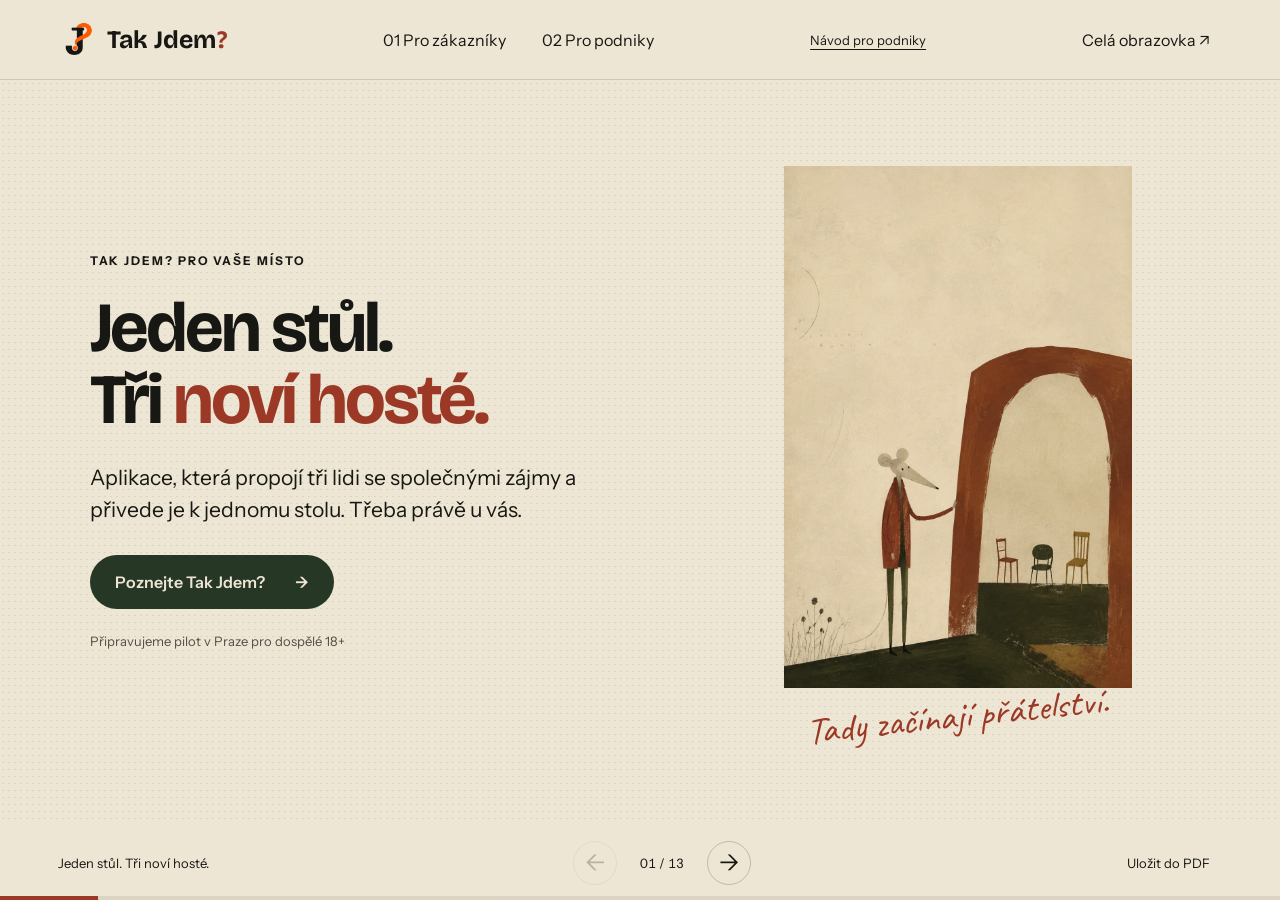
<file: prezentace.html>
<!doctype html>
<html lang="cs">
<head><meta charset="utf-8"><meta name="viewport" content="width=device-width,initial-scale=1"><meta name="theme-color" content="#263725"><meta name="description" content="Tak Jdem? pro podniky. Jak propojujeme lidi a přivádíme malé skupiny ke společnému stolu."><title>Jeden stůl. Tři noví hosté. — Tak Jdem?</title><link rel="icon" href="assets/images/favicon-v3.png"><link rel="stylesheet" href="prezentace.css"><script src="prezentace.js" defer></script></head>
<body>
<header><a class="brand" href="index.html"><img src="assets/images/logo-mark-v3.png" alt="">Tak Jdem<span>?</span></a><nav aria-label="Kapitoly prezentace"><button data-goto="2">01 Pro zákazníky</button><button data-goto="6">02 Pro podniky</button></nav><a class="guide-link" href="navod.html">Návod pro podniky</a><button id="fullscreen" aria-label="Zobrazit na celou obrazovku">Celá obrazovka ↗</button></header>
<main id="deck" aria-label="Prezentace Tak Jdem?">
<section class="slide hero active" data-title="Jeden stůl. Tři noví hosté."><div class="copy"><p class="eyebrow">TAK JDEM? PRO VAŠE MÍSTO</p><h1>Jeden stůl.<br>Tři <em>noví hosté.</em></h1><p class="lead">Aplikace, která propojí tři lidi se společnými zájmy a přivede je k jednomu stolu. Třeba právě u vás.</p><button class="cta" data-goto="1">Poznejte Tak Jdem? <span>→</span></button><p class="note">Připravujeme pilot v Praze pro dospělé 18+</p></div><div class="hero-art"><img src="assets/images/v2-welcome-field.webp" alt="Aktuální Jdemík na cestě ke třem připraveným židlím"><span class="hand">Tady začínají přátelství.</span></div></section>
<section class="slide" data-title="Co je Tak Jdem?"><div class="copy"><p class="eyebrow">OD TELEFONU KE STOLU</p><h2>Noví lidé.<br>Společná témata.<br><em>Konkrétní setkání.</em></h2><p class="lead">Člověk zadá, co ho baví a kdy má čas. Jdem? hledá další dva lidi a navrhne čas i veřejné místo pro setkání.</p><p>Podnik se stává místem, kde se online domluva promění v osobní zážitek.</p></div><div class="statement"><span class="big">3</span><h3>lidé u jednoho stolu</h3><p>Malá skupina nabízí více témat a přirozenější začátek rozhovoru.</p><div class="tags"><span>Společný čas</span><span>Dojezd</span><span>Zájmy</span></div></div></section>
<section class="slide divider green" data-title="01 / Pro zákazníky"><span class="chapter-number">01</span><div><p class="eyebrow">JAK TO FUNGUJE PRO ZÁKAZNÍKY</p><h2>„Rád bych někam šel.<br><em>Ale s kým?“</em></h2><p class="lead">Od prvního otevření aplikace až ke společnému setkání.</p></div><img class="divider-mascot" src="assets/images/v3-jdemik-courier.webp" alt="Jdemík s pozvánkami"></section>
<section class="slide" data-title="Zájmy a volný čas"><div class="copy"><p class="eyebrow">ZÁKAZNÍCI / PRVNÍ KROK</p><h2>Stačí říct,<br><em>co tě baví.</em></h2><p class="lead">Zákazník si připraví profil, vybere zájmy a označí, kdy má čas.</p><div class="steps"><div><b>01</b><p><strong>Společná témata</strong><br>Zájmy pomohou najít lidi, se kterými si bude mít co říct.</p></div><div><b>02</b><p><strong>Čas a okolí</strong><br>Hledání respektuje společné volno a možnosti dojezdu.</p></div></div></div><figure class="phone"><img src="assets/app-zajmy.png" alt="Snímek mobilní aplikace: výběr zájmů"><figcaption>Výběr zájmů v aplikaci</figcaption></figure></section>
<section class="slide" data-title="Aplikace hledá trojici"><div class="copy"><p class="eyebrow">ZÁKAZNÍCI / HLEDÁNÍ</p><h2>Hledání běží.<br><em>Život taky.</em></h2><p class="lead">Jdem? hledá trojici podle společných témat, času a vzdálenosti. Zákazník nemusí procházet profily ani vybírat ze seznamu lidí.</p><p>Aplikaci může zavřít. Jakmile je pozvánka připravená, dostane upozornění.</p><span class="hand inline">Méně času na displeji.</span></div><figure class="phone tilt"><img src="assets/images/v2-screen-search.webp" alt="Snímek mobilní aplikace: hledání trojice"><figcaption>Obrazovka hledání v aplikaci</figcaption></figure></section>
<section class="slide" data-title="Pozvánka a společný stůl"><div class="copy"><p class="eyebrow">ZÁKAZNÍCI / SETKÁNÍ</p><h2>Pozvánka má<br><em>jasný plán.</em></h2><p class="lead">Dva další lidé, konkrétní termín a veřejné místo. Setkání vzniká, když ho potvrdí všichni tři.</p><div class="steps"><div><b>01</b><p><strong>Každý se rozhodne</strong><br>Zákazník pozvánku přijme nebo odmítne.</p></div><div><b>02</b><p><strong>Potvrzená trojice přijde</strong><br>V zapojeném podniku se k domluvě přidává potvrzení stolu.</p></div></div></div><figure class="phone"><img src="assets/images/v2-screen-detail.webp" alt="Snímek mobilní aplikace: detail setkání"><figcaption>Detail setkání v aplikaci</figcaption></figure></section>
<section class="slide divider rust" data-title="02 / Pro podniky"><span class="chapter-number">02</span><div><p class="eyebrow">JAK TO FUNGUJE PRO PODNIKY</p><h2>Váš stůl.<br><em>Jejich nový začátek.</em></h2><p class="lead">Vy vytvoříte příjemné místo. Jdem? zařídí propojení lidí.</p></div><img class="divider-mascot" src="assets/images/v2-jdemik-table.webp" alt="Jdemík připravující stůl"></section>
<section class="slide" data-title="Jednoduché fungování pro podnik"><div class="copy"><p class="eyebrow">PODNIKY / KAŽDODENNÍ PROVOZ</p><h2>Žádost přijde.<br><em>Vy rozhodnete.</em></h2><p class="lead">V rozhraní podniku se objeví žádost o rezervaci. Potvrdíte ji, pokud máte pro skupinu místo.</p><p>Potvrzené stoly najdete v rezervacích. Pokud hosté zruší celé setkání, aplikace zruší rezervaci a dá vám vědět. Stůl můžete uvolnit.</p><p class="note">Podnik vidí termín a počet lidí. Všechny rezervace jsou na jméno Jdem?, jména hostů se nezobrazují.</p></div><figure class="phone"><img src="assets/podnik-zadosti.png" alt="Skutečná obrazovka aplikace pro podnik: žádost na jméno Jdem? s tlačítky Potvrdit stůl a Nemáme místo"><figcaption>Žádosti v aplikaci pro podnik</figcaption></figure></section>
<section class="slide venue-states" data-title="Rezervace a zrušení"><div class="copy"><p class="eyebrow">PODNIKY / STAV REZERVACE</p><h2>Víte, který stůl<br><em>máte držet.</em></h2><p class="lead">Potvrzený stůl najdete v záložce Rezervace. Všechny rezervace jsou na jméno Jdem?.</p><p>Když hosté zruší celé setkání, aplikace vám oznámí zrušení rezervace. Stůl uvolníte a klepnete na „Beru na vědomí“.</p><p class="note">Skutečné obrazovky aplikace s ukázkovými daty.</p></div><div class="phone-pair"><figure class="phone"><img src="assets/podnik-rezervace.png" alt="Obrazovka aplikace: potvrzená rezervace na jméno Jdem?"><figcaption>Potvrzený stůl</figcaption></figure><figure class="phone"><img src="assets/podnik-zruseni.png" alt="Obrazovka aplikace: zrušená rezervace a tlačítko Beru na vědomí"><figcaption>Zrušené setkání</figcaption></figure></div></section>
<section class="slide benefits green" data-title="Co to vašemu podniku přinese"><div><p class="eyebrow">PODNIKY / PŘÍNOSY</p><h2>Důvod přijít.<br><em>Důvod si vás zapamatovat.</em></h2></div><div class="benefit-grid"><article><span>01</span><h3>Noví hosté</h3><p>Malé skupiny objevují místo, kam by je jinak možná nenapadlo zajít.</p></article><article><span>02</span><h3>Návštěva s plánem</h3><p>Konkrétní žádost vám dává přehled o termínu a velikosti skupiny.</p></article><article><span>03</span><h3>Příležitost k útratě</h3><p>Společné posezení vytváří prostor pro kávu, jídlo nebo další objednávku.</p></article><article><span>04</span><h3>Vztah k vašemu místu</h3><p>Příjemný první zážitek může být začátkem dalších návštěv.</p></article></div><p class="note">Tohle jsou příležitosti spolupráce. Skutečnou návštěvnost a přínos ověří pilot.</p></section>
<section class="slide" data-title="Zapojení do pilotu"><div class="copy"><p class="eyebrow">PODNIKY / SPOLUPRÁCE</p><h2>Začíná to<br><em>jednou domluvou.</em></h2><p class="lead">Hledáme kavárny, bistra, restaurace a další veřejná místa v Praze, kde se dá v klidu mluvit.</p><a class="text-link" href="https://takjdem.com/podniky/" target="_blank" rel="noopener">Představit svůj podnik ↗</a></div><div class="flow"><article><span>01</span><h3>Poznání vašeho místa</h3><p>Probereme atmosféru, provoz a vhodné termíny.</p></article><article><span>02</span><h3>Domluva podmínek</h3><p>Společně vyjasníme rezervace a podmínky pilotní spolupráce.</p></article><article><span>03</span><h3>První setkání</h3><p>Vyzkoušíme provoz a získáme zpětnou vazbu od vás i hostů.</p></article></div></section>
<section class="slide strategy" data-title="Vize a strategie"><div><p class="eyebrow">PODNIKY / VIZE A STRATEGIE</p><h2>Město, kde je snazší<br><em>potkat nové lidi.</em></h2><p class="lead">Chceme vybudovat síť míst, kam lidé přicházejí za společným zážitkem a kam se rádi vracejí.</p></div><div class="roadmap"><article><span>TEĎ</span><h3>Pražský pilot</h3><p>Ověřit celý průběh od pozvánky po setkání s prvními podniky.</p></article><article><span>DALŠÍ KROK</span><h3>Fungující spolupráce</h3><p>Vyhodnocovat potvrzené rezervace, zkušenost hostů a zpětnou vazbu podniků.</p></article><article><span>VÝHLED</span><h3>Další místa a města</h3><p>Rozšiřovat síť podle výsledků pilotu a místní poptávky.</p></article></div><p class="note">Navržený směr rozvoje. Rozšíření a jeho tempo závisí na výsledcích pilotu.</p></section>
<section class="slide closing green" data-title="Tak Jdem? K vám."><div class="copy"><p class="eyebrow">STAŇTE SE MÍSTEM PRO NOVÁ SETKÁNÍ</p><h2>Tak Jdem<span class="question">?</span><br><em>K vám.</em></h2><p class="lead">Máte stůl pro tři a prostor pro příjemný rozhovor? Pojďme společně připravit první setkání.</p><a class="cta light" href="https://takjdem.com/podniky/" target="_blank" rel="noopener">Chci zapojit svůj podnik ↗</a><a class="email" href="mailto:podpora@takjdem.com">podpora@takjdem.com</a></div><img class="closing-art" src="assets/images/v2-jdemik-invitations.webp" alt="Aktuální Jdemík s pozvánkami"></section>
</main>
<footer><div id="slide-title">Jeden stůl. Tři noví hosté.</div><div class="controls"><button id="prev" aria-label="Předchozí slide">←</button><span id="counter" aria-live="polite">01 / 13</span><button id="next" aria-label="Další slide">→</button></div><button id="print">Uložit do PDF</button></footer><div class="progress" aria-hidden="true"><span id="progress"></span></div>
</body></html>
</file>
<file: portal.css>
@font-face{font-family:Bricolage;src:url('assets/fonts/BricolageGrotesque.ttf')}@font-face{font-family:Instrument;src:url('assets/fonts/InstrumentSans.ttf')}:root{--paper:#eee6d4;--ink:#171713;--green:#263725;--rust:#9b3826}*{box-sizing:border-box}html{scroll-behavior:smooth;scroll-padding-top:105px}body{margin:0;background:var(--paper);color:var(--ink);font:17px/1.7 Instrument,sans-serif}a{color:inherit;text-underline-offset:4px}button,input{font:inherit}button{cursor:pointer}h1,h2,h3,p{margin:0}h1,h2,h3{font-family:Bricolage;line-height:1.1;letter-spacing:-.035em}h1{font-size:clamp(44px,6vw,86px)}h2{font-size:clamp(28px,3vw,40px)}h3{font-size:23px}em{font-style:normal;color:var(--rust)}.eyebrow{font-size:11px;font-weight:700;letter-spacing:.15em;margin-bottom:20px}.intro{font-size:22px;line-height:1.5;margin-top:24px;max-width:700px}.small{font-size:12px;color:#625b50;margin-top:24px}.portal-header{position:sticky;top:0;z-index:10;background:#eee6d4f5;backdrop-filter:blur(16px);border-bottom:1px solid #17171325;height:80px;display:flex;align-items:center;justify-content:space-between;gap:20px;padding:0 5vw;font-size:14px}.brand{display:flex;align-items:center;gap:9px;font:700 25px Bricolage;text-decoration:none;white-space:nowrap}.brand img{width:36px;height:36px}.brand span{color:var(--rust);margin-left:-8px}.header-links{display:flex;gap:24px;align-items:center}.header-links button{background:var(--green);color:var(--paper);padding:10px 18px;border:0;border-radius:25px;font-size:13px}.welcome{max-width:1300px;margin:auto;padding:55px 5vw 35px;position:relative}.welcome-copy{max-width:720px}.welcome-mascot{position:absolute;right:6vw;top:30px;height:330px;max-width:25%;object-fit:contain;transform:rotate(5deg)}.choices{display:grid;grid-template-columns:1fr 1fr;gap:25px;margin-top:55px}.choice{display:flex;flex-direction:column;padding:35px;text-decoration:none;border:1px solid #17171335;border-radius:8px;background:#f7f0e1;transition:transform .25s,box-shadow .25s}.choice:hover{transform:translateY(-5px);box-shadow:0 15px 35px #17171315}.choice.primary{background:var(--green);color:var(--paper)}.choice h2{font-size:32px}.choice p{margin-top:20px;max-width:460px;font-size:18px}.choice-action{margin-top:auto;padding-top:35px;display:flex;align-items:center;justify-content:space-between;font-weight:600}.choice-action b{font-size:25px}.guide-layout{display:grid;grid-template-columns:250px minmax(0,860px);gap:65px;max-width:1300px;padding:55px 35px;margin:auto}.guide-layout aside{position:sticky;top:115px;align-self:start;max-height:calc(100vh - 135px);overflow:auto}aside nav{display:flex;flex-direction:column;gap:5px}aside nav a{font-size:14px;text-decoration:none;padding:9px 12px;border-left:2px solid transparent}aside nav a:hover{border-color:var(--rust);background:#e3d8c2}.support{display:block;margin-top:30px;padding-top:20px;border-top:1px solid #17171325;font-size:13px;text-decoration:none}.guide-hero{padding-bottom:35px}.search-label{display:block;font-size:13px;font-weight:600;margin-top:30px}input[type=search]{width:100%;padding:15px 20px;margin-top:7px;background:#f7f0e1;border:1px solid #17171350;border-radius:6px}.guide section{border-top:1px solid #17171330;padding:45px 0;scroll-margin-top:20px}.guide section>p:not(.eyebrow),.guide section>h3{margin-top:22px}.guide p{line-height:1.7}.mini-grid{display:grid;grid-template-columns:1fr 1fr;gap:25px;margin-top:30px}.mini-grid article{padding:22px;background:#e3d8c270;border-radius:6px}.mini-grid p{margin-top:10px;font-size:16px}.callout{border-left:4px solid var(--rust);padding:22px 25px;background:#e3d8c285;margin-top:28px}.callout p{margin-top:7px;font-size:16px}.instructions{padding-left:25px;margin-top:28px}.instructions li{padding:0 0 20px 8px}.instructions li::marker{color:var(--rust);font-weight:700}.instructions p{margin-top:8px}.decision{display:grid;grid-template-columns:1fr 1fr;gap:25px;margin-top:30px}.decision article{border:1px solid #17171330;padding:24px;border-radius:6px}.decision h3{margin-top:18px}.decision ol{padding-left:21px;font-size:16px}.decision li{margin-bottom:12px}.decision p{font-size:16px}.status{font-size:10px;letter-spacing:.09em;font-weight:700;padding:7px 10px;border-radius:20px;display:inline-block}.green-status{background:var(--green);color:var(--paper)}.rust-status{background:var(--rust);color:var(--paper)}.table-wrap{overflow:auto;margin-top:30px}table{border-collapse:collapse;width:100%;font-size:15px;min-width:580px}td,th{padding:17px 14px;border-bottom:1px solid #17171325;text-align:left;vertical-align:top}th{background:var(--green);color:var(--paper)}td:first-child{font-weight:600;width:30%}details{border-bottom:1px solid #17171325;padding:18px 0}details:first-of-type{margin-top:20px}summary{cursor:pointer;font-weight:600}details p{margin:14px 0 5px;font-size:16px}.shift ol li{padding-bottom:15px}.back-link{display:inline-block;margin-top:20px;color:var(--rust)}a:focus-visible,button:focus-visible,input:focus-visible,summary:focus-visible{outline:3px solid #b08b38;outline-offset:4px}[hidden]{display:none!important}@media(max-width:1000px){.guide-layout{gap:30px;grid-template-columns:210px minmax(0,1fr)}.welcome-copy{max-width:70%}.welcome-mascot{height:290px}.header-links{gap:15px}}@media(max-width:700px){.portal-header{height:auto;min-height:75px;padding:15px 20px;flex-wrap:wrap;gap:12px}.brand{font-size:21px}.header-links{font-size:12px;gap:15px}.header-links button{font-size:11px;padding:8px 12px}.welcome{padding:35px 24px}.welcome-copy{max-width:100%}.welcome-mascot{position:relative;display:block;right:auto;top:auto;height:180px;max-width:100%;margin:20px auto -10px}.choices{grid-template-columns:1fr;margin-top:30px}.choice{padding:27px}.choice h2{font-size:29px}.intro{font-size:19px}.guide-layout{display:block;padding:30px 24px}.guide-layout aside{position:static;max-height:none;margin-bottom:35px}aside nav{display:grid;grid-template-columns:1fr 1fr;gap:0}aside nav a{font-size:12px;padding:7px 9px}.support{margin-top:16px;padding-top:12px}.mini-grid,.decision{grid-template-columns:1fr}.guide section{padding:35px 0}.callout{padding:18px}h1{font-size:45px}body{font-size:16px}}@media(prefers-reduced-motion:reduce){*{scroll-behavior:auto!important;transition:none!important}}@media print{@page{size:A4;margin:15mm}.portal-header,aside,.search-label,#guide-search,#search-status,.back-link{display:none}.guide-layout{display:block;padding:0;max-width:none}body{font-size:11pt;background:white}.guide-hero h1{font-size:32pt}.intro{font-size:13pt}.guide section{padding:20px 0}.guide h2{font-size:20pt;break-after:avoid}.guide h3{font-size:15pt;break-after:avoid}.mini-grid,.decision{display:block}.mini-grid article,.decision article{margin-bottom:15px;break-inside:avoid}.callout{break-inside:avoid}details p{display:block!important}details{break-inside:avoid}.table-wrap{overflow:visible}table{min-width:0;font-size:10pt}tr{break-inside:avoid}th{background:#ddd;color:black}}

.app-shot{margin:30px 0 0;display:flex;align-items:center;gap:30px;padding:28px;background:#e3d8c270;border-radius:6px}.app-shot img{display:block;width:235px;max-width:100%;height:auto;border-radius:8px;box-shadow:0 12px 35px #17171320}.app-shot figcaption{max-width:300px;font:600 22px/1.4 Bricolage}.app-shot small{display:block;margin-top:12px;font:14px/1.6 Instrument;color:#625b50}@media(max-width:700px){.app-shot{flex-direction:column;align-items:center;padding:22px;gap:20px}.app-shot figcaption{text-align:center;font-size:19px}}@media print{.app-shot{break-inside:avoid;background:none;padding:10px}.app-shot img{width:150px}.app-shot figcaption{font-size:12pt}}
</file>
<file: prezentace.css>
@font-face{font-family:Bricolage;src:url('assets/fonts/BricolageGrotesque.ttf')}@font-face{font-family:Instrument;src:url('assets/fonts/InstrumentSans.ttf')}@font-face{font-family:Caveat;src:url('assets/fonts/Caveat.ttf')}
:root{--paper:#eee6d4;--ink:#171713;--green:#263725;--rust:#9b3826}*{box-sizing:border-box}body{margin:0;background:var(--paper);color:var(--ink);font-family:Instrument,sans-serif}button,a{-webkit-tap-highlight-color:transparent}button{font:inherit;cursor:pointer}a{color:inherit}header,footer{height:80px;display:flex;align-items:center;justify-content:space-between;padding:0 4.5vw;gap:20px}header{border-bottom:1px solid #17171325}header nav{display:flex;gap:12px}header button,footer button{border:0;background:transparent;padding:12px;color:inherit;border-radius:30px}header nav button:hover,header nav button.selected{background:var(--green);color:var(--paper)}.brand{font:700 25px Bricolage;text-decoration:none;display:flex;align-items:center;gap:9px}.brand img{width:40px;height:40px;object-fit:contain}.brand span{color:var(--rust);margin-left:-8px}main{position:relative;height:calc(100svh - 155px);min-height:530px;overflow:hidden}.slide{position:absolute;inset:0;padding:4vh 7vw;display:grid;grid-template-columns:1.2fr 1fr;gap:6vw;align-items:center;visibility:hidden;opacity:0;transform:translateY(24px);transition:opacity .5s,transform .6s,visibility .5s;pointer-events:none}.slide.active{visibility:visible;opacity:1;transform:none;pointer-events:auto}.slide:before{content:'';position:absolute;inset:0;pointer-events:none;opacity:.15;background:radial-gradient(#7b6e51 .6px,transparent .8px);background-size:6px 7px}.copy{position:relative;z-index:1;max-width:660px}h1,h2,h3,p{margin:0}h1,h2{font-family:Bricolage,sans-serif;font-weight:700;font-size:clamp(42px,5.5vw,85px);line-height:1.02;letter-spacing:-.045em}h3{font:600 clamp(22px,2vw,30px)/1.15 Bricolage}em{font-style:normal;color:var(--rust)}.eyebrow{font-size:12px;font-weight:700;letter-spacing:.16em;margin-bottom:25px}.lead{font-size:clamp(18px,1.65vw,25px);line-height:1.5;margin-top:25px;max-width:680px}.copy>p:not(.eyebrow):not(.lead):not(.note){font-size:18px;line-height:1.6;margin-top:20px}.note{font-size:13px;line-height:1.55;margin-top:22px;opacity:.72;max-width:620px}.cta{display:inline-flex;align-items:center;gap:30px;padding:17px 25px;background:var(--green);color:var(--paper);border:0;border-radius:40px;text-decoration:none;margin-top:30px;font-weight:600;transition:transform .2s}.cta:hover{transform:translateY(-4px)}.hero-art{position:relative}.hero-art>img{width:100%;max-height:58vh;object-fit:contain;animation:float 7s ease-in-out infinite}.hand{font:38px Caveat;color:var(--rust);display:block;transform:rotate(-6deg);text-align:center}.hand.inline{text-align:left;margin-top:30px}.statement{padding:30px 40px;border-top:1px solid #17171340;border-bottom:1px solid #17171340}.big{font:700 180px/1 Bricolage;color:var(--rust)}.statement p{font-size:19px;line-height:1.5;margin-top:20px}.tags{display:flex;flex-wrap:wrap;gap:9px;margin-top:30px}.tags span{border:1px solid #17171340;border-radius:25px;padding:9px 13px;font-size:13px}.green{background:var(--green);color:var(--paper)}.green em{color:#d8dbc9}.rust{background:var(--rust);color:var(--paper)}.rust em{color:#e3d8c2}.divider{grid-template-columns:1fr;position:absolute;overflow:hidden}.divider>div{z-index:1;max-width:850px}.chapter-number{position:absolute;right:6vw;top:-40px;font:700 min(36vw,470px) Bricolage;opacity:.08}.divider-mascot{position:absolute;right:3vw;bottom:-60px;width:34vw;max-height:60vh;object-fit:contain;opacity:.85}.phone{justify-self:center;margin:0;position:relative;max-width:255px;width:19vw}.phone img{width:100%;max-height:calc(100svh - 240px);object-fit:contain;border:7px solid #272b22;border-radius:32px;background:#272b22;box-shadow:15px 25px 60px #17171325}.phone figcaption{font-size:12px;text-align:center;margin-top:16px;color:#625b50}.tilt{transform:rotate(4deg)}.steps{margin-top:25px}.steps>div{display:flex;align-items:flex-start;gap:18px;margin-top:16px}.steps b{font:600 20px Bricolage;color:var(--rust);padding-top:3px}.steps p{font-size:16px;line-height:1.5}.flow{border-top:1px solid #17171335}.flow article{padding:22px 0 22px 50px;border-bottom:1px solid #17171335;position:relative}.flow article>span{position:absolute;left:0;color:var(--rust);font:600 20px Bricolage}.flow p{margin-top:10px;font-size:17px;line-height:1.5}.benefits,.strategy{grid-template-columns:1fr;gap:25px}.benefits h2,.strategy h2{font-size:clamp(40px,4.6vw,66px)}.benefit-grid{display:grid;grid-template-columns:repeat(4,1fr);gap:35px}.benefit-grid article{border-top:1px solid #eee6d450;padding-top:20px}.benefit-grid span{font:26px Caveat;color:#d3b67b}.benefit-grid h3{margin-top:13px}.benefit-grid p{margin-top:12px;font-size:17px;line-height:1.55;opacity:.85}.text-link{display:inline-block;margin-top:25px;font-weight:600;color:var(--rust);text-underline-offset:7px}.roadmap{display:grid;grid-template-columns:repeat(3,1fr);gap:35px}.roadmap article{border-top:2px solid var(--rust);padding-top:18px}.roadmap span{font-size:11px;letter-spacing:.12em;color:var(--rust);font-weight:700}.roadmap h3{margin-top:15px}.roadmap p{font-size:17px;line-height:1.5;margin-top:12px}.strategy .lead{max-width:850px}.closing-art{width:100%;max-height:58vh;object-fit:contain}.closing h2{font-size:clamp(60px,8vw,118px)}.question{color:#b7654e}.light{background:var(--paper);color:var(--green)}.email{display:block;margin-top:20px;text-underline-offset:5px}footer{height:75px;font-size:13px}.controls{display:flex;align-items:center;gap:15px}.controls button{font-size:24px;border:1px solid #17171335;width:44px;height:44px;padding:0}.controls button:hover{background:var(--green);color:var(--paper)}.controls button:disabled{opacity:.25;cursor:default}#counter{font-variant-numeric:tabular-nums;min-width:60px;text-align:center}.progress{position:fixed;bottom:0;left:0;right:0;height:4px;background:#17171315}.progress span{display:block;background:var(--rust);height:100%;width:8.33%;transition:width .4s}button:focus-visible,a:focus-visible{outline:3px solid #b08b38;outline-offset:5px}@keyframes float{50%{transform:translateY(-12px) rotate(1deg)}}@media(min-width:1500px){.phone{max-width:300px}}@media(max-width:800px){header{height:70px;padding:0 20px}.brand{font-size:20px}.brand img{width:28px;height:28px}header nav{gap:0}header nav button{font-size:12px;padding:8px}#fullscreen{display:none}main{height:calc(100svh - 140px);min-height:570px;overflow-y:auto}.slide{padding:28px 25px;gap:20px;grid-template-columns:1fr 190px;align-items:center}h1,h2{font-size:42px}.lead{font-size:17px;margin-top:18px}.eyebrow{font-size:10px;margin-bottom:17px}.phone{width:160px}.phone img{max-height:420px}.hero-art .hand{font-size:25px}.steps p,.flow p,.roadmap p,.benefit-grid p{font-size:14px}.copy>p:not(.eyebrow):not(.lead):not(.note){font-size:15px}.divider{grid-template-columns:1fr}.divider-mascot{width:40vw;opacity:.35}.benefit-grid{grid-template-columns:repeat(2,1fr);gap:20px}.benefits,.strategy{grid-template-columns:1fr}.roadmap{gap:18px}.roadmap h3{font-size:20px}.statement{padding:20px}.big{font-size:120px}.statement p{font-size:16px}footer{padding:0 20px;height:70px}#slide-title{max-width:160px;font-size:11px}.controls{gap:5px}#print{font-size:11px;padding:5px}}@media(max-width:540px){main{min-height:650px}.slide{grid-template-columns:1fr;align-content:start;gap:20px;height:auto;min-height:100%;padding:27px 24px 35px}h1,h2{font-size:39px}.hero-art{max-width:250px;margin:auto}.hero-art>img{max-height:260px}.hero-art .hand{font-size:26px}.phone{width:145px}.phone img{max-height:310px}.phone figcaption{font-size:10px;margin-top:8px}.statement{display:none}.divider{align-content:center}.divider-mascot{width:70vw;right:-15vw}.divider h2{font-size:44px}.benefits h2,.strategy h2{font-size:35px}.roadmap{grid-template-columns:1fr;gap:17px}.roadmap article{padding-top:10px}.roadmap h3{margin-top:6px}.roadmap p{margin-top:6px}.closing-art{max-height:230px}.closing h2{font-size:64px}.flow article{padding-top:15px;padding-bottom:15px}.benefit-grid h3{font-size:21px}#slide-title{display:none}footer{justify-content:space-between}.note{font-size:11px}.cta{padding:13px 19px;margin-top:22px}.steps{margin-top:16px}}@media(prefers-reduced-motion:reduce){*{animation:none!important;transition:none!important}}@media print{@page{size:A4 landscape;margin:0}header,footer,.progress{display:none}main{height:auto;min-height:0;overflow:visible}.slide{position:relative;visibility:visible;opacity:1;transform:none;pointer-events:auto;height:209mm;min-height:0;break-after:page;padding:16mm 20mm;print-color-adjust:exact;-webkit-print-color-adjust:exact}.phone{width:48mm}.phone img{max-height:160mm}.hero-art>img,.closing-art{max-height:160mm}h1,h2{font-size:48px}.benefits h2,.strategy h2{font-size:44px}.lead{font-size:19px}.divider-mascot{width:95mm}.closing h2{font-size:80px}.slide:last-child{break-after:auto}}

.brand{white-space:nowrap;flex-shrink:0}@media(max-width:540px){header{gap:8px;padding:0 14px}.brand{font-size:18px;gap:5px}header nav button{font-size:11px;padding:7px}.brand span{margin-left:-4px}}

.guide-link{font-size:13px;text-underline-offset:4px;white-space:nowrap}@media(max-width:800px){header{flex-wrap:wrap;height:auto;min-height:90px;padding-top:10px;padding-bottom:10px;gap:8px}.guide-link{font-size:11px}main{height:calc(100svh - 165px)}}@media print{.guide-link{display:none}}

.phone-pair{display:flex;gap:20px;justify-content:center}.phone-pair .phone{width:15vw;max-width:205px;flex-shrink:0}.venue-states h2{font-size:clamp(39px,4.5vw,65px)}@media(max-width:1100px) and (min-width:541px){.venue-states{grid-template-columns:1fr 1fr;gap:20px}.phone-pair{gap:10px}.phone-pair .phone{width:15vw;min-width:110px}}@media(max-width:540px){.phone-pair .phone{width:135px}.phone-pair{gap:18px}.phone-pair img{max-height:310px}.venue-states h2{font-size:39px}}@media print{.phone-pair .phone{width:42mm}.venue-states h2{font-size:42px}}
</file>
